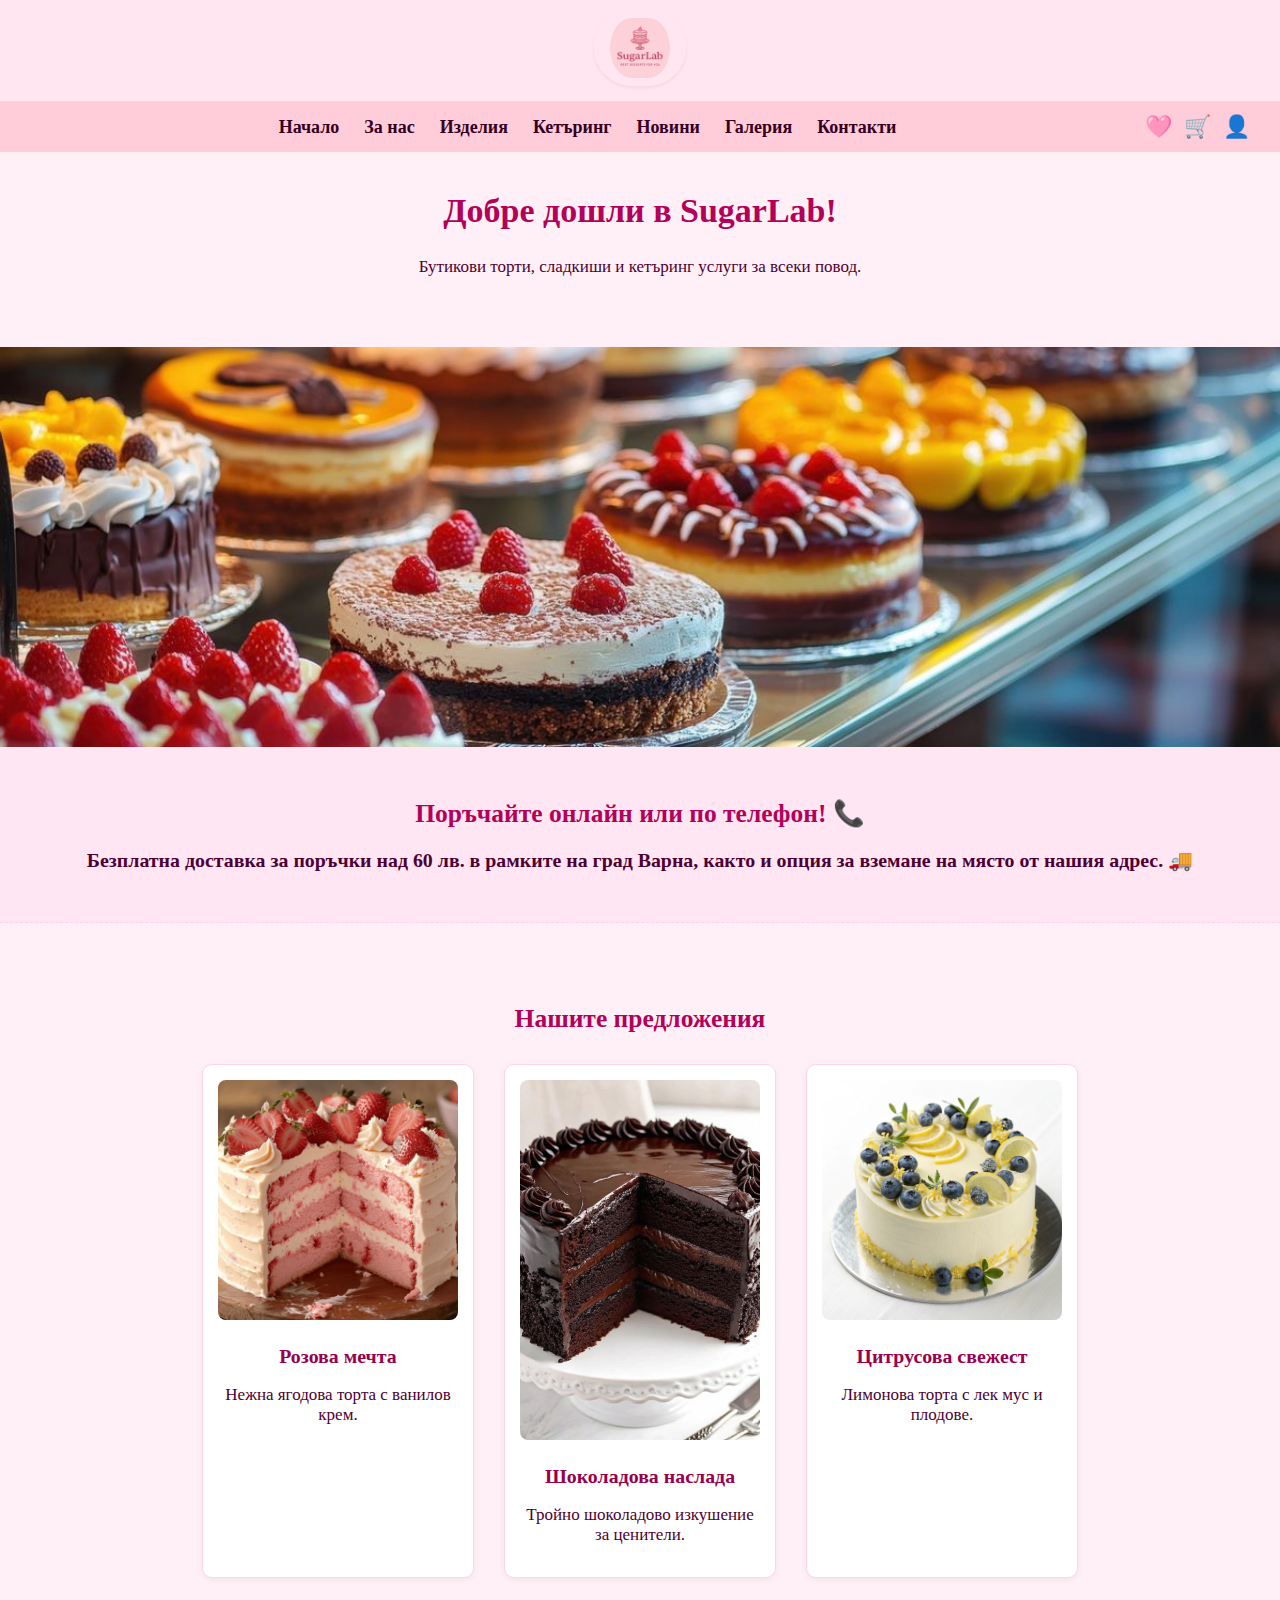
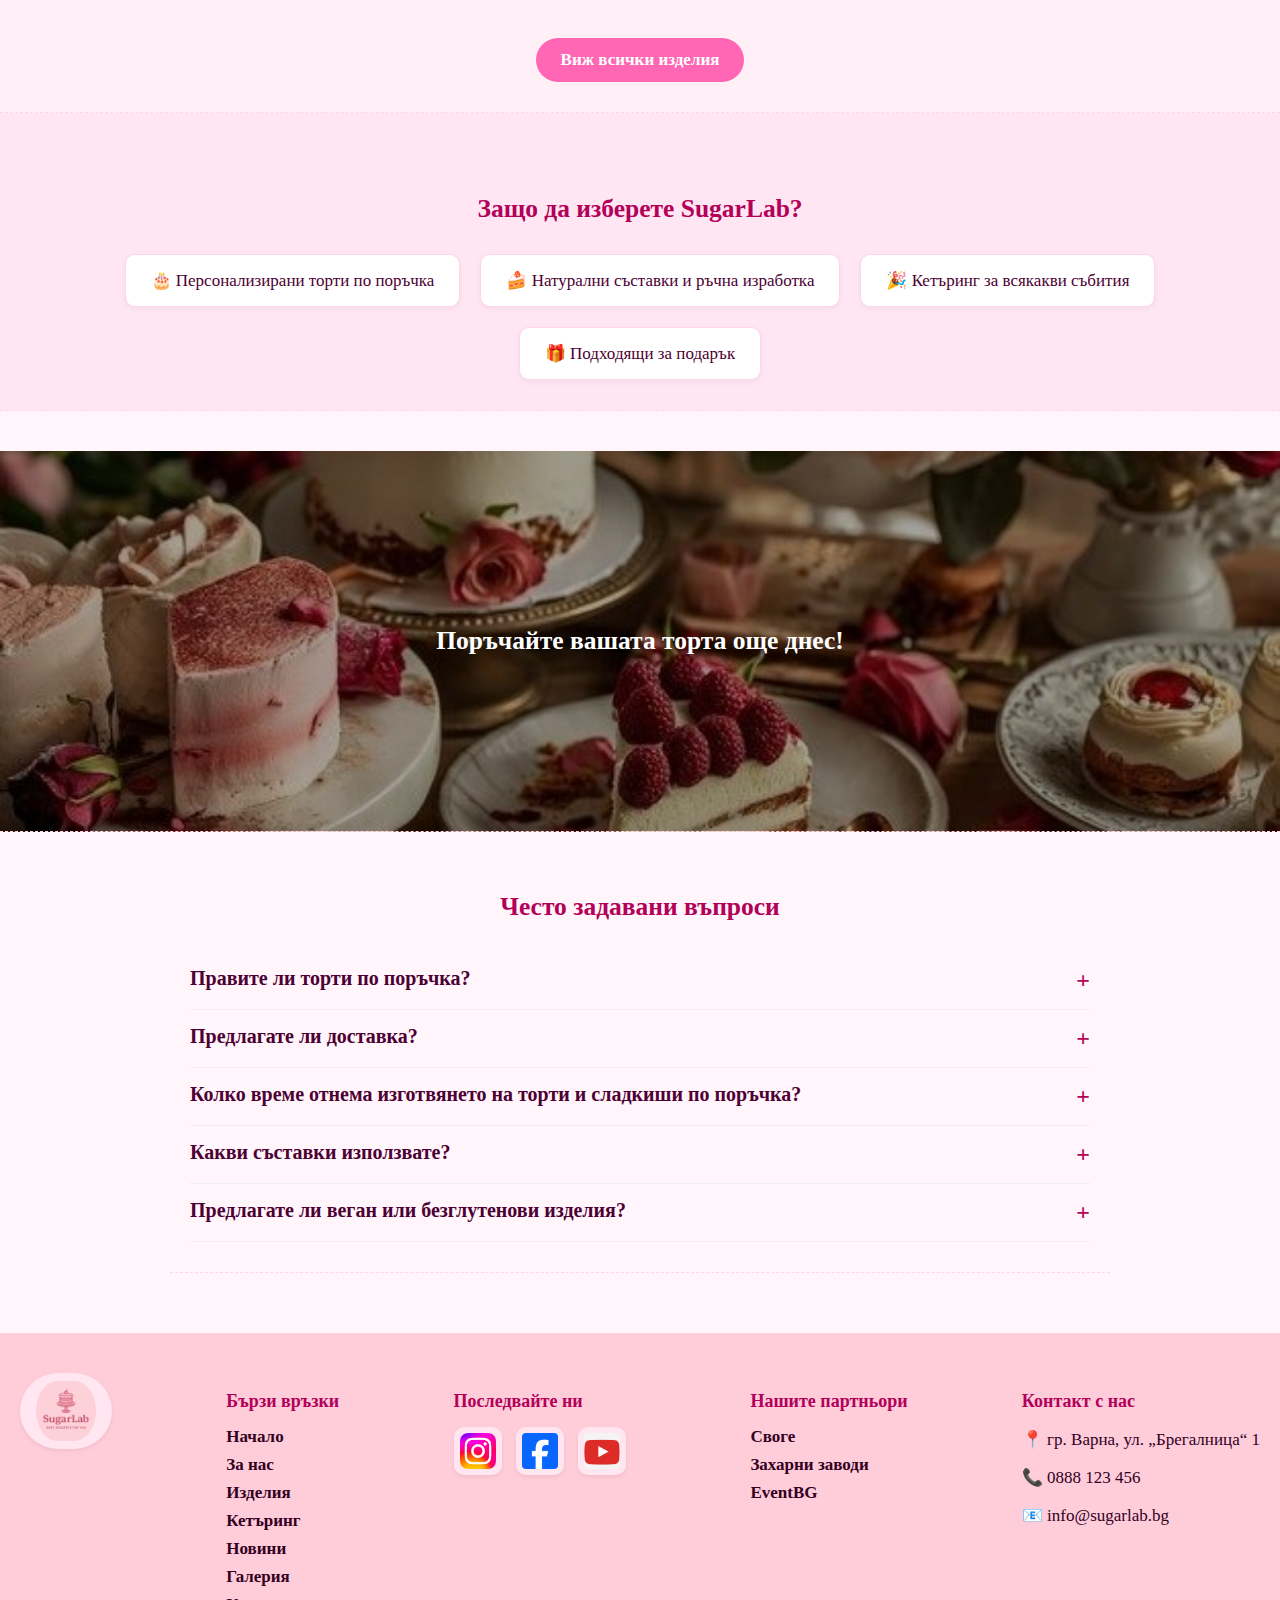
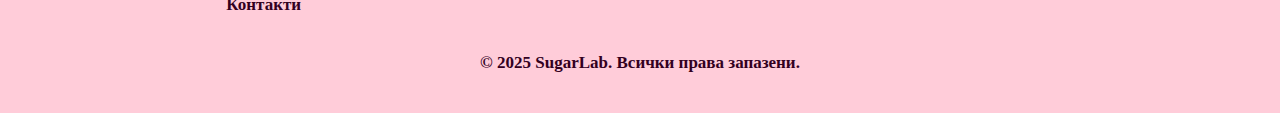
<file: index.html>
<!DOCTYPE html>
<html lang="bg">
<head>
  <meta charset="UTF-8">
  <meta name="viewport" content="width=device-width, initial-scale=1.0">
  <title>SugarLab – Начало</title>
  <meta name="description" content="SugarLab – модерна сладкарница за торти, сладкиши и кетъринг услуги.">
  <meta name="keywords" content="сладкарница, торти, сладкиши, кетъринг, SugarLab">
  <link rel="stylesheet" href="css/styles.css">
</head>

<body>

<header>
  <nav id="navbar"></nav>
  <div id="login-container"></div>
</header>

  <div class="welcome-banner">
    <h1>Добре дошли в SugarLab!</h1>
    <p class="news-intro">Бутикови торти, сладкиши и кетъринг услуги за всеки повод.</p>
  </div>
  <div class="slider-fade">
    <img src="images/slide3.jpg" class="fade-slide active" alt="Слайд 1">
    <img src="images/sweet2.jpg" class="fade-slide" alt="Слайд 2">
    <img src="images/about2.jpg" class="fade-slide" alt="Слайд 3">
  </div>
  <section class="hero">
    <h2>Поръчайте онлайн или по телефон! &#128222;</h2>
    <h3>Безплатна доставка за поръчки над 60 лв. в рамките на град Варна, както и опция за вземане на място от нашия адрес. &#128666;</h3>
  </section>
  <section class="featured-products">
    <h2>Нашите предложения</h2>
    <div class="product-grid">
      <div class="product-card">
        <img src="images/cake4.jpg" alt="Торта Розова мечта">
        <h3>Розова мечта</h3>
        <p>Нежна ягодова торта с ванилов крем.</p>
      </div>
      <div class="product-card">
        <img src="images/cake5.jpg" alt="Шоколадова наслада">
        <h3>Шоколадова наслада</h3>
        <p>Тройно шоколадово изкушение за ценители.</p>
      </div>
      <div class="product-card">
        <img src="images/cake6.jpg" alt="Цитрусова свежест">
        <h3>Цитрусова свежест</h3>
        <p>Лимонова торта с лек мус и плодове.</p>
      </div>
    </div>
    <div class="view-all-container">
      <a href="products.html" class="view-all-btn">Виж всички изделия</a>
    </div>
  </section>
  <section class="why-sugarlab">
    <h2>Защо да изберете SugarLab?</h2>
    <div class="why-items">
      <div class="why-box">&#127874; Персонализирани торти по поръчка</div>
      <div class="why-box">&#127856; Натурални съставки и ръчна изработка</div>
      <div class="why-box">&#127881; Кетъринг за всякакви събития</div>
      <div class="why-box">&#127873; Подходящи за подарък</div>
    </div>
  </section>
  <section class="big-banner">
    <div class="banner-overlay">
      <h2>Поръчайте вашата торта още днес!</h2>
    </div>
  </section>
  <section class="faq-section">
    <h2>Често задавани въпроси</h2>
    <div class="faq-item">
      <button class="faq-question">
      Правите ли торти по поръчка?
        <span class="faq-icon">+</span>
      </button>
      <div class="faq-answer">
        Да, изработваме торти по индивидуален дизайн според вашите желания и повод.
      </div>
    </div>
  <div class="faq-item">
    <button class="faq-question">
      Предлагате ли доставка?
      <span class="faq-icon">+</span>
    </button>
    <div class="faq-answer">
      Да, предлагаме доставка за поръчки над 60 лв. в района на град Варна, като тя е безплатна. За останалите поръчки предлагаме опция за вземане от нашия адрес.
    </div>
  </div>
  <div class="faq-item">
    <button class="faq-question">
      Колко време отнема изготвянето на торти и сладкиши по поръчка?
      <span class="faq-icon">+</span>
    </button>
    <div class="faq-answer">
      Обикновено са нужни между 24 и 48 часа, според сложността и натовареността.
    </div>
  </div>
  <div class="faq-item">
    <button class="faq-question">
      Какви съставки използвате?
      <span class="faq-icon">+</span>
    </button>
    <div class="faq-answer">
      Работим само с пресни и качествени продукти — истинско масло, натурални кремове и сезонни плодове.
    </div>
  </div>
  <div class="faq-item">
    <button class="faq-question">
      Предлагате ли веган или безглутенови изделия?
      <span class="faq-icon">+</span>
    </button>
    <div class="faq-answer">
      Да, предлагаме веган и безглутенови варианти при предварителна заявка.
    </div>
  </div>
</section>

<footer id="footer"></footer>

<script src="js/scripts.js"></script>

</body>
</html>
</file>
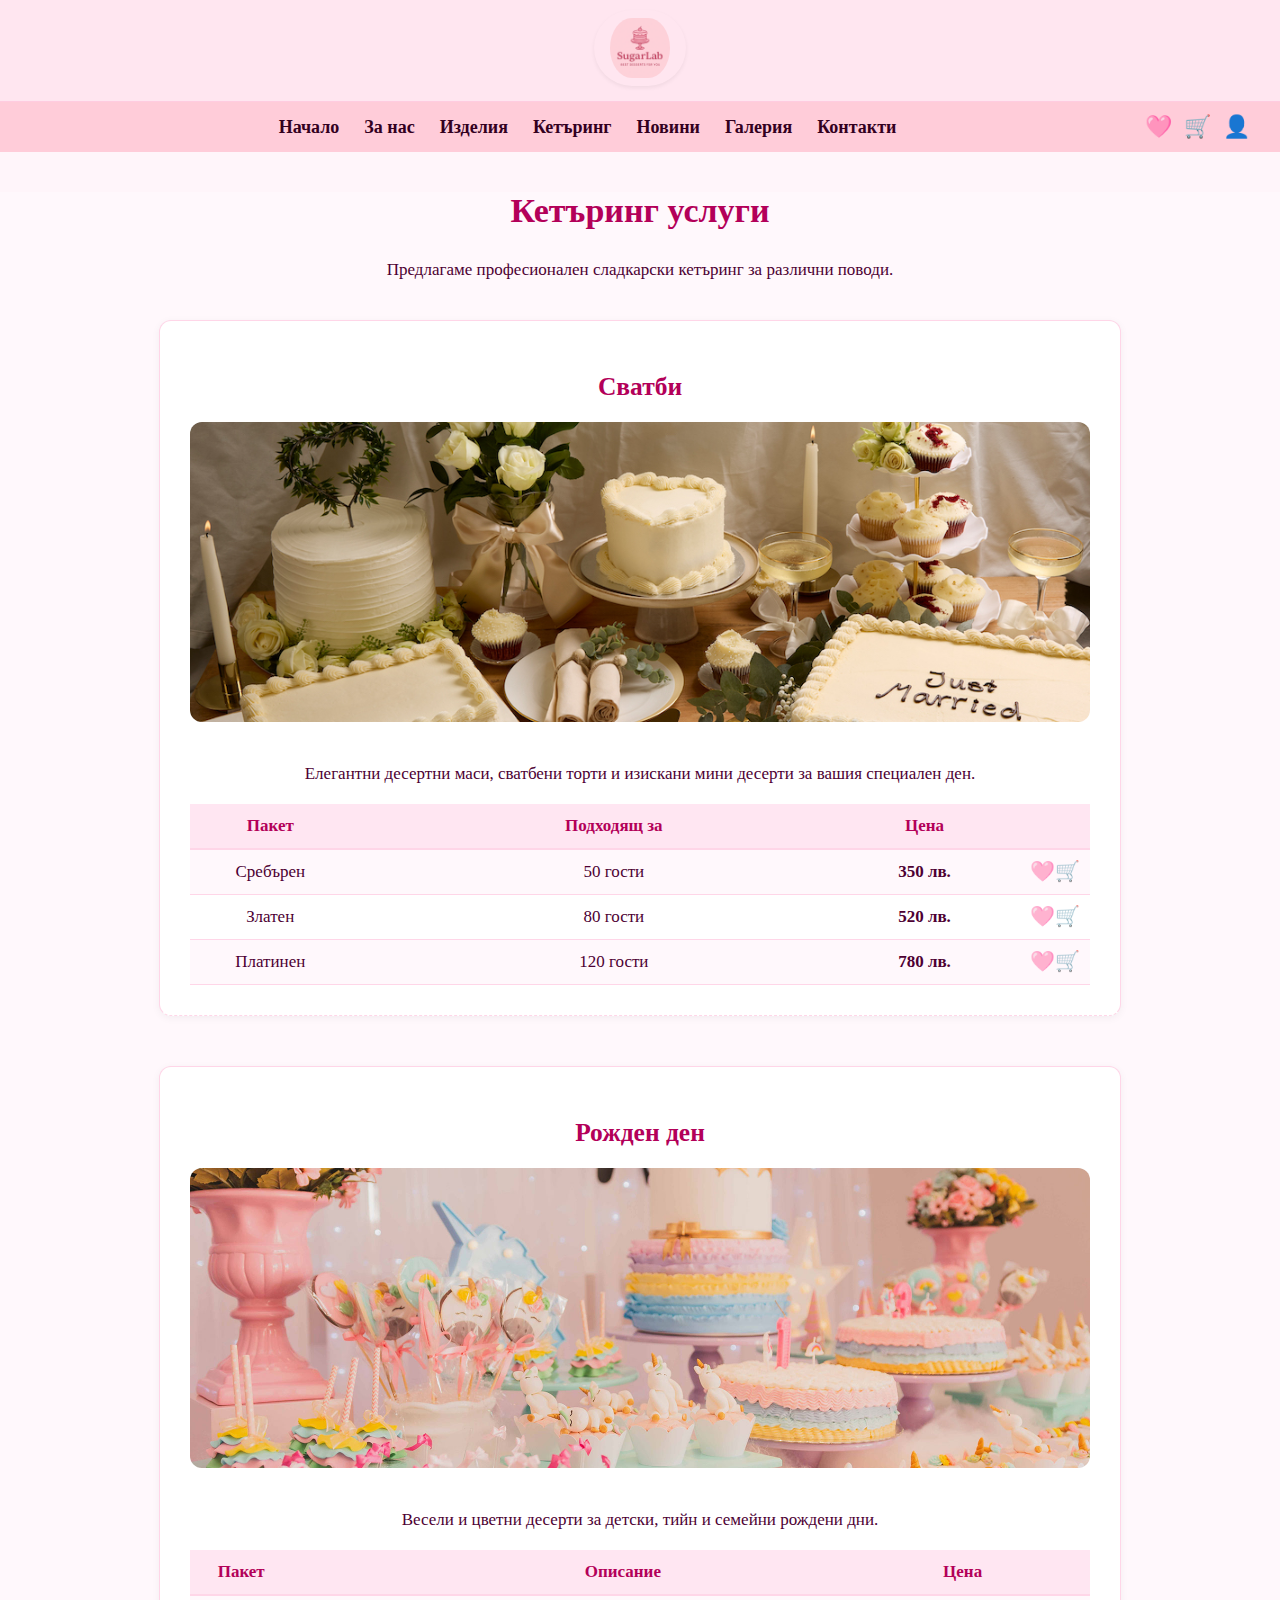
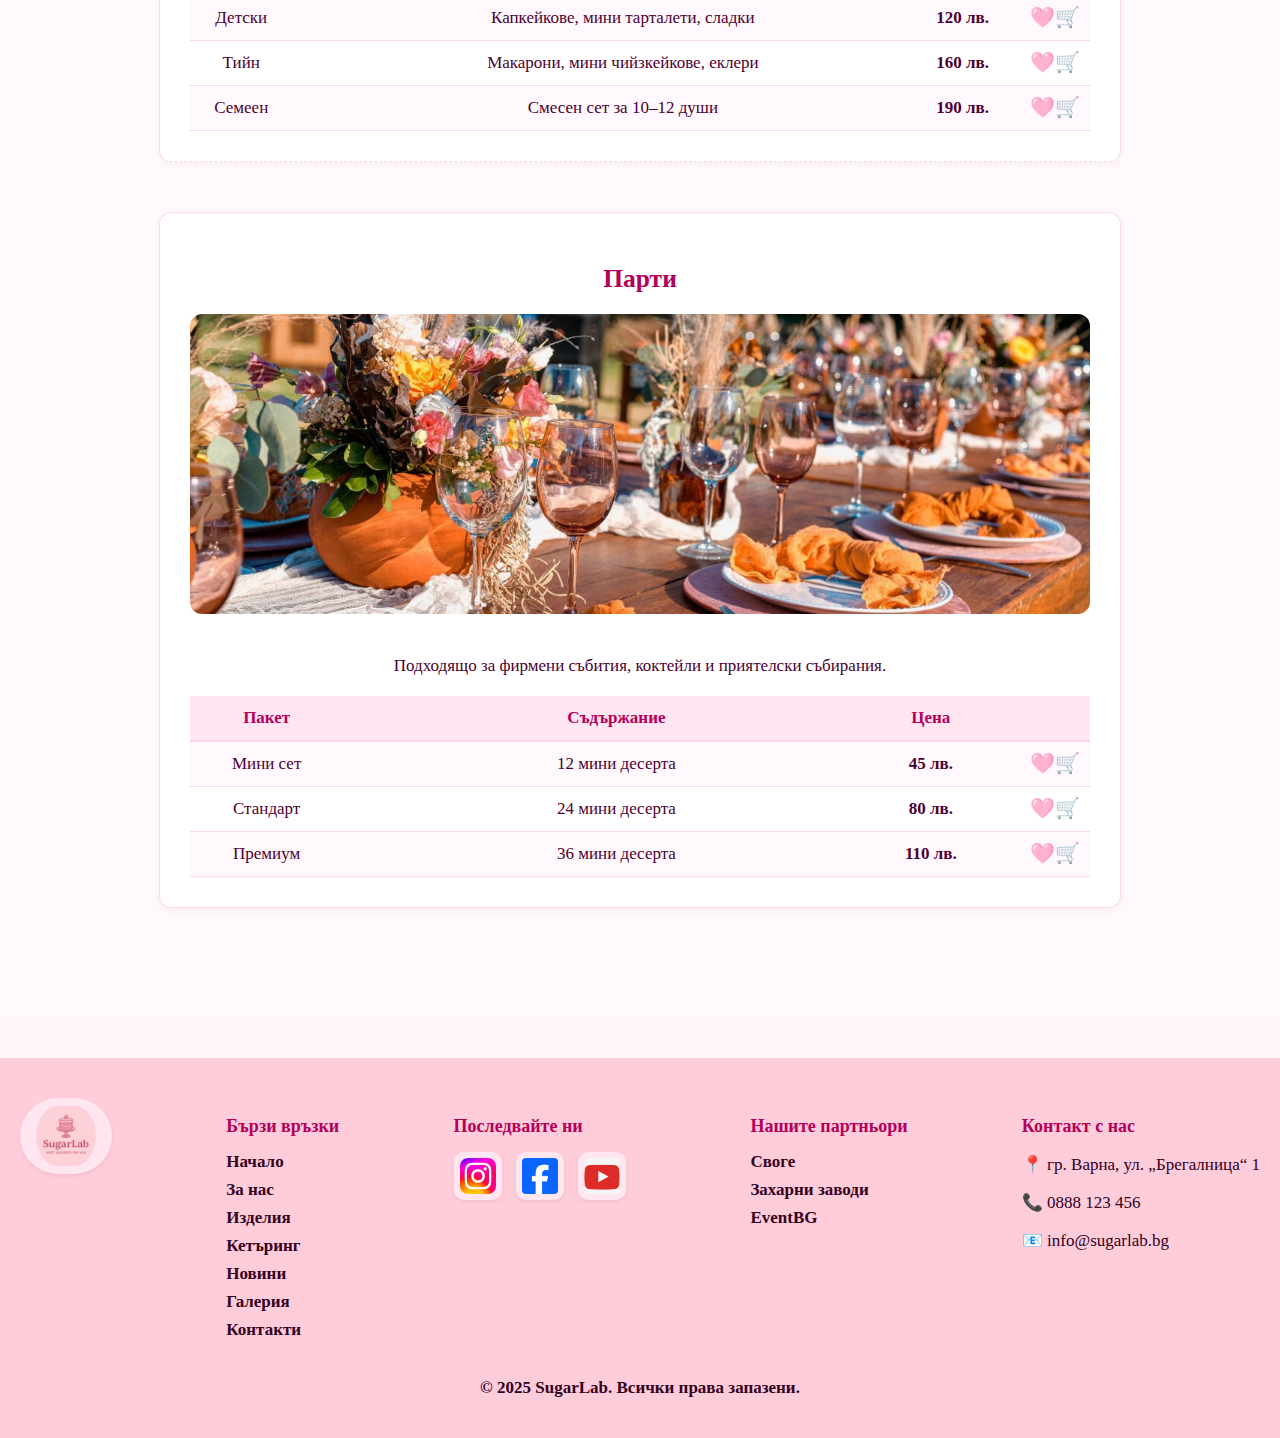
<file: catering.html>
<!DOCTYPE html>
<html lang="bg">
<head>
  <meta charset="UTF-8">
  <meta name="viewport" content="width=device-width, initial-scale=1.0">
  <title>SugarLab – Кетъринг</title>
  <meta name="description" content="Кетъринг услуги от SugarLab – сватби, рождени дни и партита.">
  <meta name="keywords" content="кетъринг, сватби, рожден ден, парти, десерти, SugarLab">
  <link rel="stylesheet" href="css/styles.css">
</head>

<body>

<header>
  <nav id="navbar"></nav>
  <div id="login-container"></div>
</header>

<main class="page-content">
  <h1>Кетъринг услуги</h1>
  <p class="news-intro">Предлагаме професионален сладкарски кетъринг за различни поводи.</p>
  <section class="catering-section">
    <h2>Сватби</h2>
    <img src="images/catering-wedding.jpg" alt="Сватбен кетъринг" class="catering-img">
    <p>Елегантни десертни маси, сватбени торти и изискани мини десерти за вашия специален ден.</p>
    <table class="price-table">
      <tr>
        <th>Пакет</th>
        <th>Подходящ за</th>
        <th>Цена</th>
      </tr>
      <tr>
        <td>Сребърен</td>
        <td>50 гости</td>
        <td class="price-cell">
        <span class="price-value">350 лв.</span>
        <span class="icon cart" title="Добави в количка">&#128722;</span>
        <span class="icon fav" title="Добави в любими">&#129655;</span> 
        </td>
      </tr>
      <tr>
        <td>Златен</td>
        <td>80 гости</td>
        <td class="price-cell">
        <span class="price-value">520 лв.</span>
        <span class="icon cart" title="Добави в количка">&#128722;</span>
        <span class="icon fav" title="Добави в любими">&#129655;</span> 
        </td>
      </tr>
      <tr>
        <td>Платинен</td>
        <td>120 гости</td>
        <td class="price-cell">
        <span class="price-value">780 лв.</span>
        <span class="icon cart" title="Добави в количка">&#128722;</span>
        <span class="icon fav" title="Добави в любими">&#129655;</span>  
        </td>
      </tr>
    </table>
  </section>
  <section class="catering-section">
    <h2>Рожден ден</h2>
    <img src="images/catering-birthday.jpg" alt="Кетъринг за рожден ден" class="catering-img">
    <p>Весели и цветни десерти за детски, тийн и семейни рождени дни.</p>
    <table class="price-table">
      <tr>
        <th>Пакет</th>
        <th>Описание</th>
        <th>Цена</th>
      </tr>
      <tr>
        <td>Детски</td>
        <td>Капкейкове, мини тарталети, сладки</td>
        <td class="price-cell">
        <span class="price-value">120 лв.</span>
        <span class="icon cart" title="Добави в количка">&#128722;</span>
        <span class="icon fav" title="Добави в любими">&#129655;</span> 
        </td>
      </tr>
      <tr>
        <td>Тийн</td>
        <td>Макарони, мини чийзкейкове, еклери</td>
        <td class="price-cell">
        <span class="price-value">160 лв.</span>
        <span class="icon cart" title="Добави в количка">&#128722;</span>
        <span class="icon fav" title="Добави в любими">&#129655;</span>  
        </td>
      </tr>
      <tr>
        <td>Семеен</td>
        <td>Смесен сет за 10–12 души</td>
        <td class="price-cell">
        <span class="price-value">190 лв.</span>
        <span class="icon cart" title="Добави в количка">&#128722;</span>
        <span class="icon fav" title="Добави в любими">&#129655;</span>  
        </td>
      </tr>
    </table>
  </section>
  <section class="catering-section">
    <h2>Парти</h2>
    <img src="images/catering-party.jpg" alt="Парти кетъринг" class="catering-img">
    <p>Подходящо за фирмени събития, коктейли и приятелски събирания.</p>
    <table class="price-table">
      <tr>
        <th>Пакет</th>
        <th>Съдържание</th>
        <th>Цена</th>
      </tr>
      <tr>
        <td>Мини сет</td>
        <td>12 мини десерта</td>
        <td class="price-cell">
        <span class="price-value">45 лв.</span>
        <span class="icon cart" title="Добави в количка">&#128722;</span>
        <span class="icon fav" title="Добави в любими">&#129655;</span>  
        </td>
      </tr>
      <tr>
        <td>Стандарт</td>
        <td>24 мини десерта</td>
        <td class="price-cell">
        <span class="price-value">80 лв.</span>
        <span class="icon cart" title="Добави в количка">&#128722;</span>
        <span class="icon fav" title="Добави в любими">&#129655;</span> 
        </td>
      </tr>
      <tr>
        <td>Премиум</td>
        <td>36 мини десерта</td>
        <td class="price-cell">
        <span class="price-value">110 лв.</span>
        <span class="icon cart" title="Добави в количка">&#128722;</span>
        <span class="icon fav" title="Добави в любими">&#129655;</span> 
        </td>
      </tr>
    </table>
  </section>

</main>

<footer id="footer"></footer>

<script src="js/scripts.js"></script>
</body>
</html>
</file>
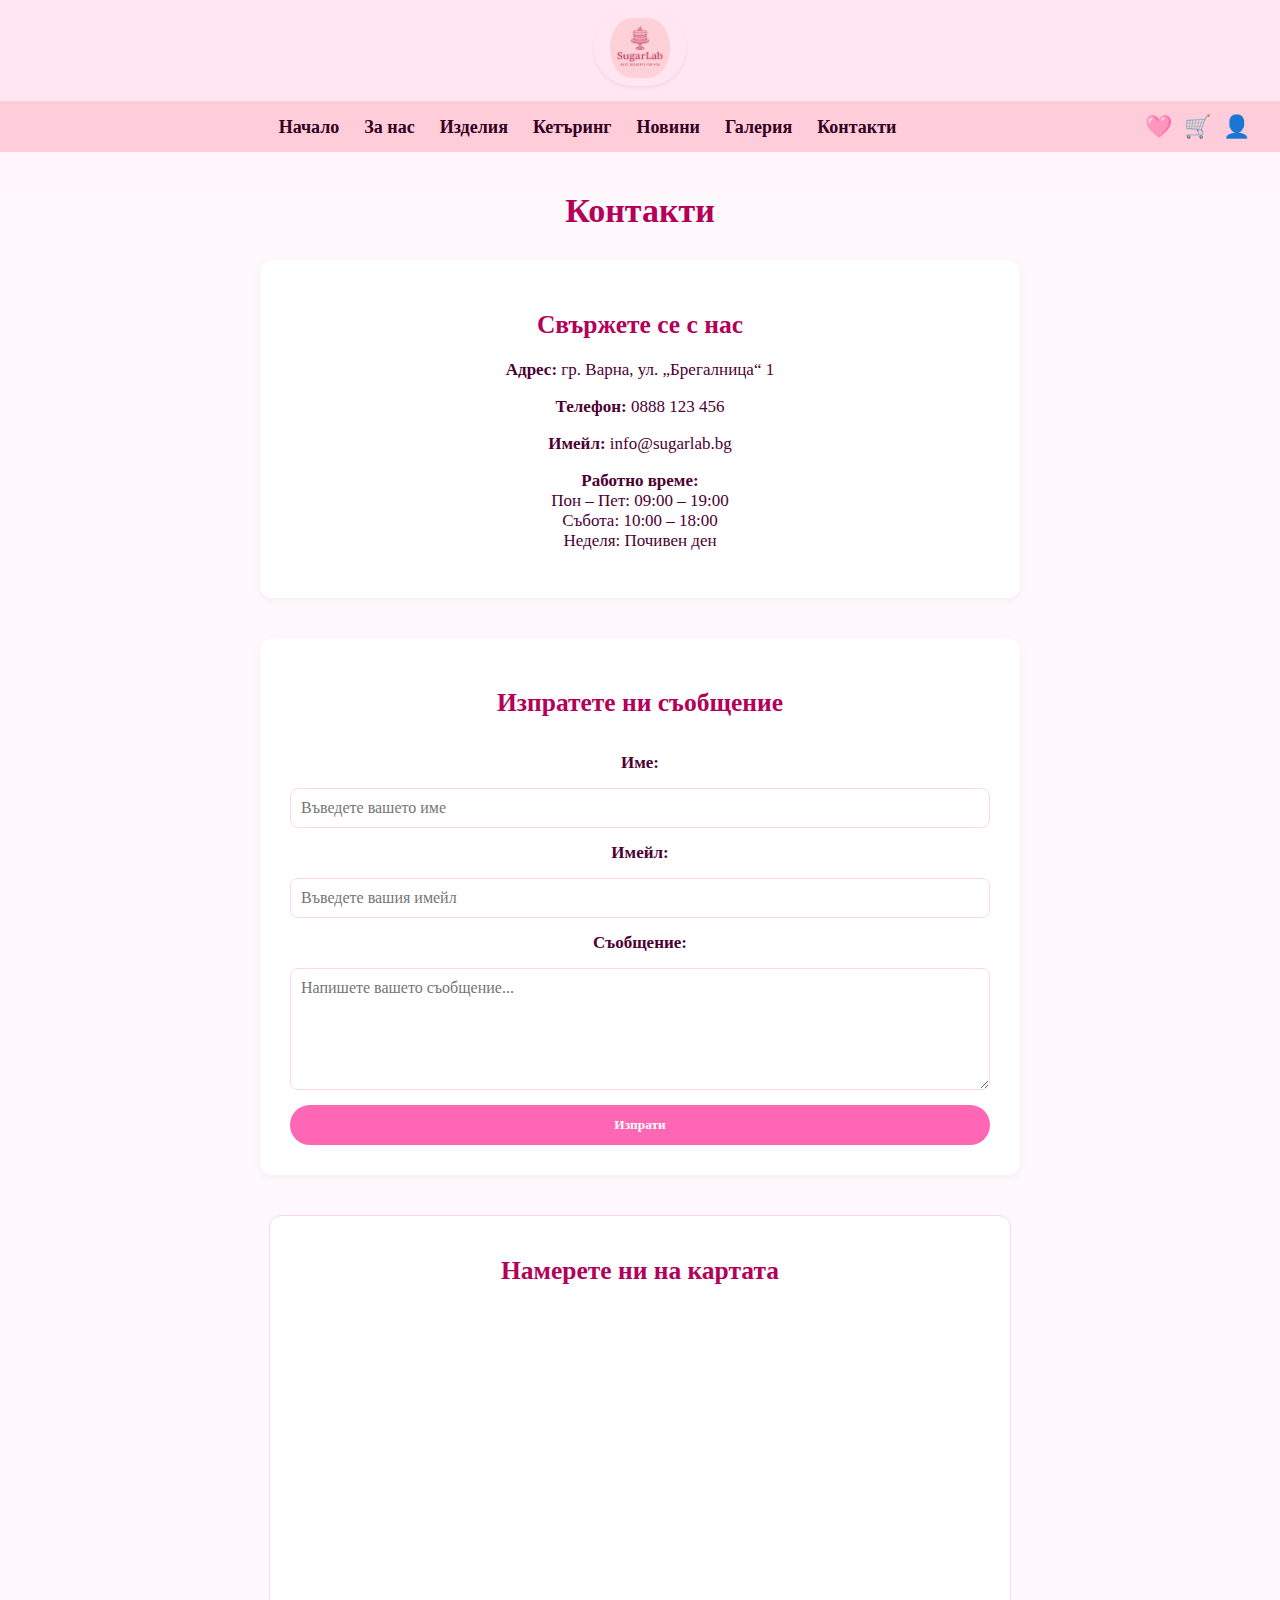
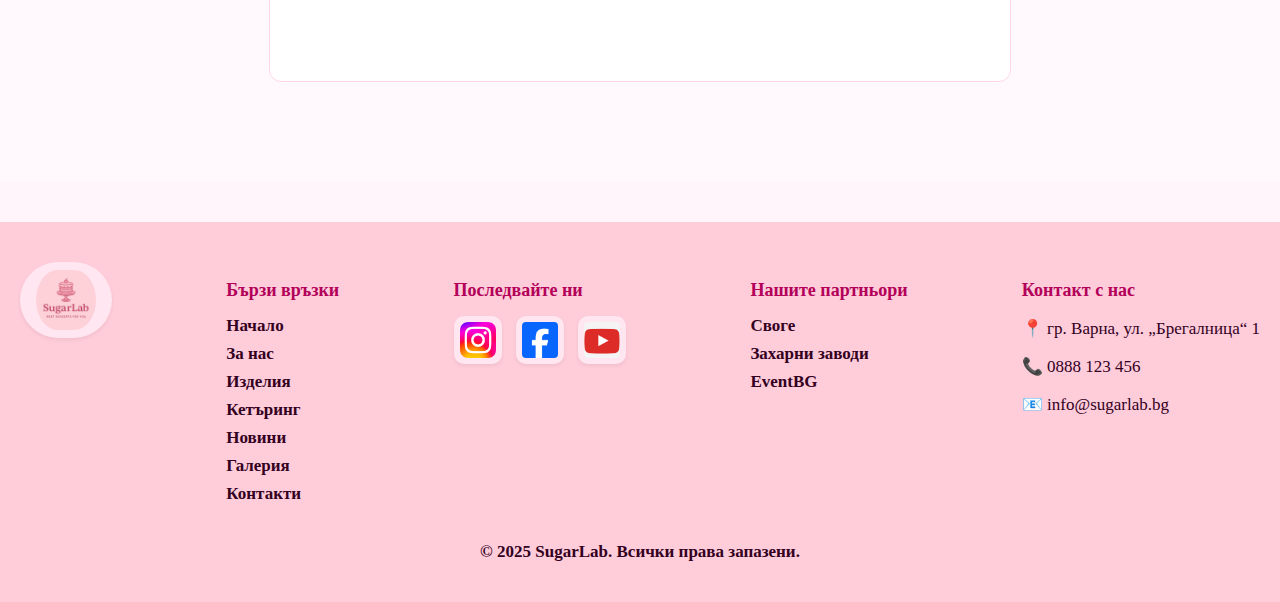
<file: contacts.html>
<!DOCTYPE html>
<html lang="bg">
<head>
  <meta charset="UTF-8">
  <meta name="viewport" content="width=device-width, initial-scale=1.0">
  <title>SugarLab – Контакти</title>
  <meta name="description" content="Свържете се със SugarLab – адрес, телефон, имейл и форма за контакт.">
  <meta name="keywords" content="контакти, адрес, телефон, имейл, SugarLab">
  <link rel="stylesheet" href="css/styles.css">
</head>

<body>

<header>
  <nav id="navbar"></nav>
  <div id="login-container"></div>
</header>

<main class="page-content">
  <h1>Контакти</h1>
  <div class="contact-info">
    <h2 class="contact-section-title">Свържете се с нас</h2>
    <p><strong>Адрес:</strong> гр. Варна, ул. „Брегалница“ 1</p>
    <p><strong>Телефон:</strong> 0888 123 456</p>
    <p><strong>Имейл:</strong> info@sugarlab.bg</p>
    <p><strong>Работно време:</strong><br>
       Пон – Пет: 09:00 – 19:00<br>
       Събота: 10:00 – 18:00<br>
       Неделя: Почивен ден
    </p>
  </div>
  <div class="contact-form-wrapper">
    <form class="contact-form">
      <h2 class="contact-form-title">Изпратете ни съобщение</h2>
      <label>Име:</label>
      <input type="text" placeholder="Въведете вашето име" required>
      <label>Имейл:</label>
      <input type="email" placeholder="Въведете вашия имейл" required>
      <label>Съобщение:</label>
      <textarea placeholder="Напишете вашето съобщение..." required></textarea>
      <button type="submit" class="btn">Изпрати</button>
    </form>
  </div>
  <section class="map-section">
    <div class="map-box">
      <h2 class="map-title">Намерете ни на картата</h2>
      <iframe src="https://www.google.com/maps/embed?pb=!1m18!1m12!1m3!1d2907.57860716856!2d27.912485975978218!3d43.21832707112616!2m3!1f0!2f0!3f0!3m2!1i1024!2i768!4f13.1!3m3!1m2!1s0x40a4546e62b0dc49%3A0xad08f6457d9b3340!2sVarna%20CenterPrimorski%2C%20ul.%20%22Bregalnitsa%22%201%2C%209002%20Varna!5e0!3m2!1str!2sbg!4v1767054947032!5m2!1str!2sbg" width="100%" height="350" style="border:0;" allowfullscreen="" loading="lazy" referrerpolicy="no-referrer-when-downgrade"></iframe>
    </div>
  </section>

</main>

<footer id="footer"></footer>

<script src="js/scripts.js"></script>

</body>
</html>
</file>
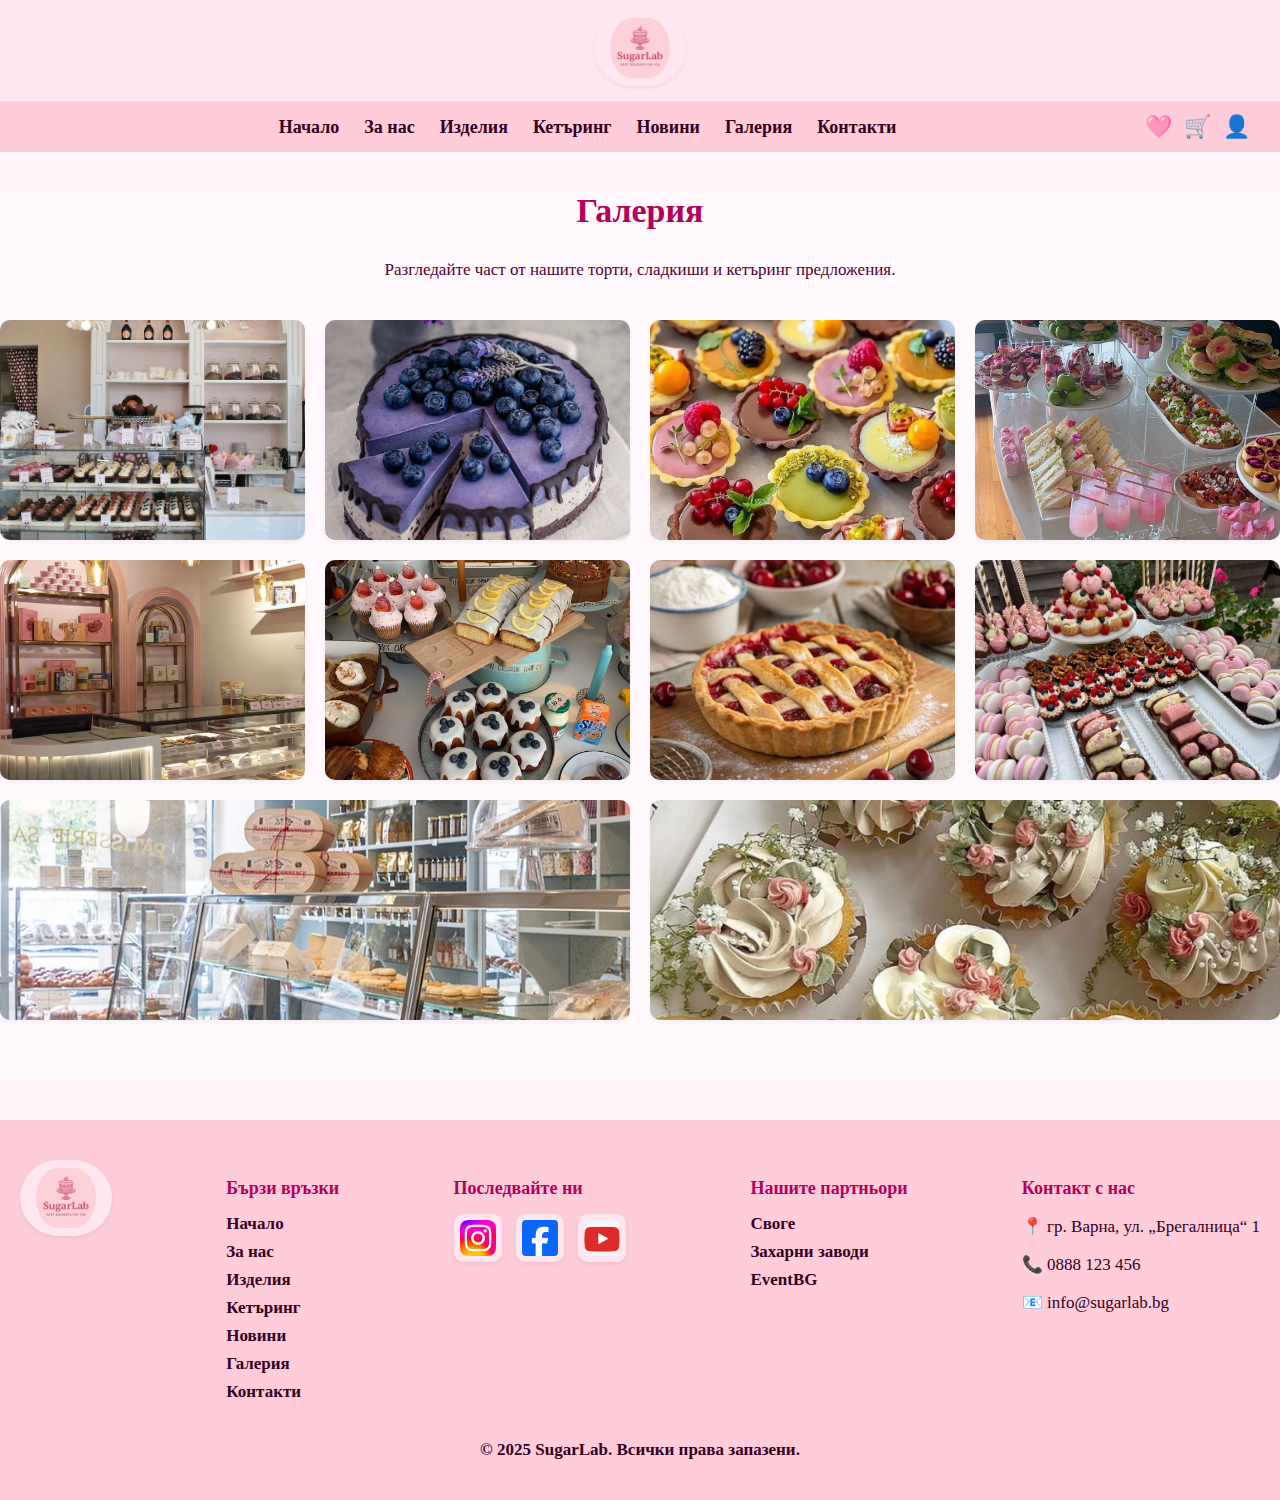
<file: gallery.html>
<!DOCTYPE html>
<html lang="bg">
<head>
  <meta charset="UTF-8">
  <meta name="viewport" content="width=device-width, initial-scale=1.0">
  <title>SugarLab – Галерия</title>
  <meta name="description" content="Галерия с торти, сладкиши и кетъринг предложения от SugarLab.">
  <meta name="keywords" content="галерия, торти, сладкиши, десерти, SugarLab">
  <link rel="stylesheet" href="css/styles.css">
</head>

<body>

<header>
  <nav id="navbar"></nav>
  <div id="login-container"></div>
</header>

<main class="page-content">
  <h1>Галерия</h1>
  <p class="news-intro">Разгледайте част от нашите торти, сладкиши и кетъринг предложения.</p>
  <div class="gallery-grid">
    <img src="images/gallery1.jpg" alt="Витрина със сладкиши">
    <img src="images/gallery2.jpg" alt="Торта с боровинка">
    <img src="images/gallery3.jpg" alt="Мини десерти">
    <img src="images/gallery4.jpg" alt="Кетъринг">
    <img src="images/gallery5.jpg" alt="Витрина">
    <img src="images/gallery6.jpg" alt="Сладкиши">
    <img src="images/gallery7.jpg" alt="Черешов пай">
    <img src="images/gallery8.jpg" alt="Кетъринг маса">
    <img src="images/gallery9.jpg" alt="Сладкарница">
    <img src="images/gallery10.jpg" alt="Сладкиши мини">
  </div>
</main>

<footer id="footer"></footer>

<script src="js/scripts.js"></script>

</body>
</html>
</file>
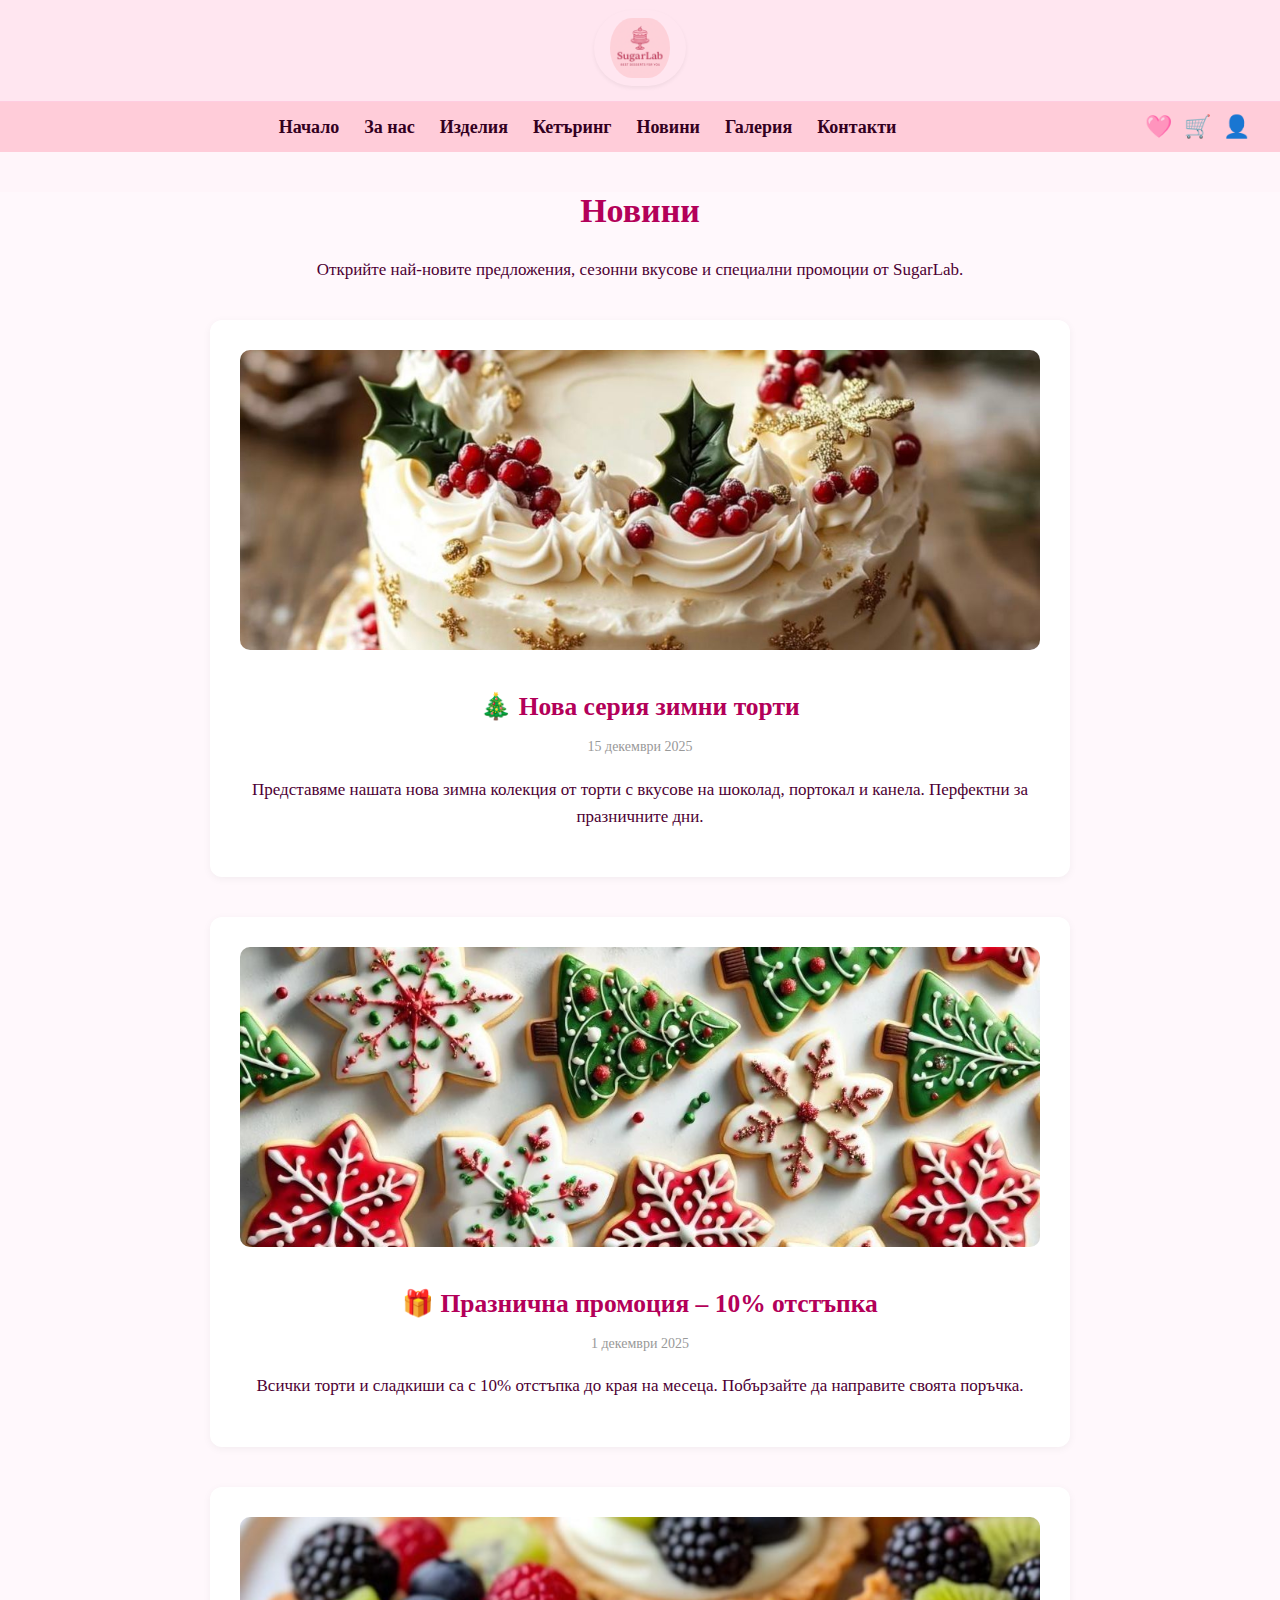
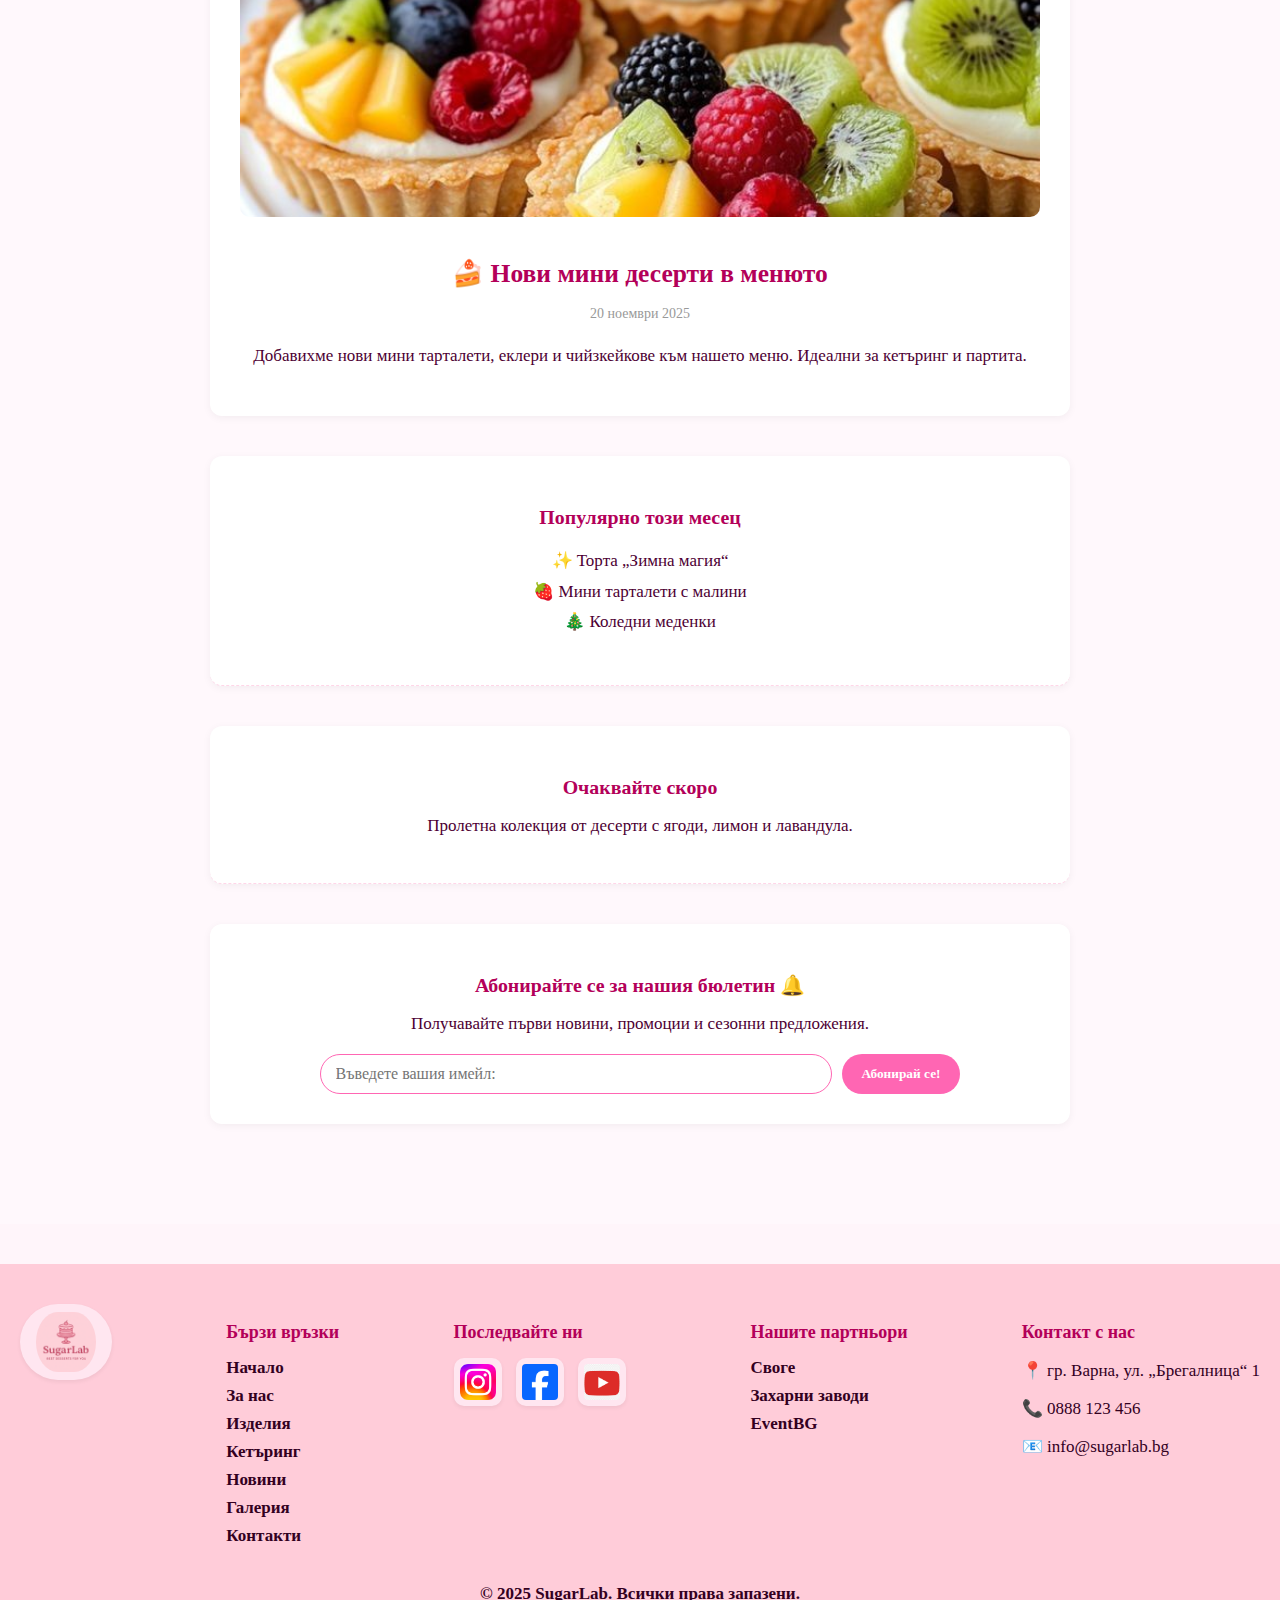
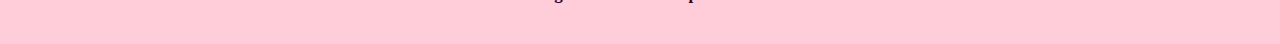
<file: news.html>
<!DOCTYPE html>
<html lang="bg">
<head>
  <meta charset="UTF-8">
  <meta name="viewport" content="width=device-width, initial-scale=1.0">
  <title>SugarLab – Новини</title>
  <meta name="description" content="Последни новини от SugarLab – нови вкусове, промоции и сезонни предложения.">
  <meta name="keywords" content="новини, промоции, десерти, SugarLab">
  <link rel="stylesheet" href="css/styles.css">
</head>

<body>

<header>
  <nav id="navbar"></nav>
  <div id="login-container"></div>
</header>

<main class="page-content">
  <h1>Новини</h1>
  <p class="news-intro"> 
    Открийте най-новите предложения, сезонни вкусове и специални промоции от SugarLab.
  </p>
  <div class="news-item">
    <img src="images/news1.jpg" alt="Нова торта" class="news-img">
    <div>
      <h2>&#127876; Нова серия зимни торти</h2>
      <p class="date">15 декември 2025</p>
      <p>Представяме нашата нова зимна колекция от торти с вкусове на шоколад, портокал и канела. Перфектни за празничните дни.</p>
    </div>
  </div>
  <div class="news-item">
    <img src="images/news2.jpg" alt="Промоция" class="news-img">
    <div>
      <h2>&#127873; Празнична промоция – 10% отстъпка</h2>
      <p class="date">1 декември 2025</p>
      <p>Всички торти и сладкиши са с 10% отстъпка до края на месеца. Побързайте да направите своята поръчка.</p>
    </div>
  </div>
  <div class="news-item">
    <img src="images/sweet5.jpg" alt="Нови сладкиши" class="news-img">
    <div>
      <h2>&#127856; Нови мини десерти в менюто</h2>
      <p class="date">20 ноември 2025</p>
      <p>Добавихме нови мини тарталети, еклери и чийзкейкове към нашето меню. Идеални за кетъринг и партита.</p>
    </div>
  </div>
  <section class="popular-section"> 
    <h3>Популярно този месец</h3> 
    <ul> 
      <li>&#10024; Торта „Зимна магия“</li> 
      <li>&#127827; Мини тарталети с малини</li> 
      <li>&#127876; Коледни меденки</li> 
    </ul> 
  </section>
  <section class="coming-soon-section"> 
    <h3>Очаквайте скоро</h3> 
    <p>Пролетна колекция от десерти с ягоди, лимон и лавандула.</p> 
  </section>
  <section class="newsletter-section"> 
    <h3>Абонирайте се за нашия бюлетин &#128276;</h3> 
    <p>Получавайте първи новини, промоции и сезонни предложения.</p> 
    <form id="newsletter-form" class="newsletter-form"> 
      <input type="email" placeholder="Въведете вашия имейл:" required> 
      <button type="submit">Абонирай се!</button> 
    </form> 
  </section>
</main>

<footer id="footer"></footer>

<script src="js/scripts.js"></script>

</body>
</html>
</file>
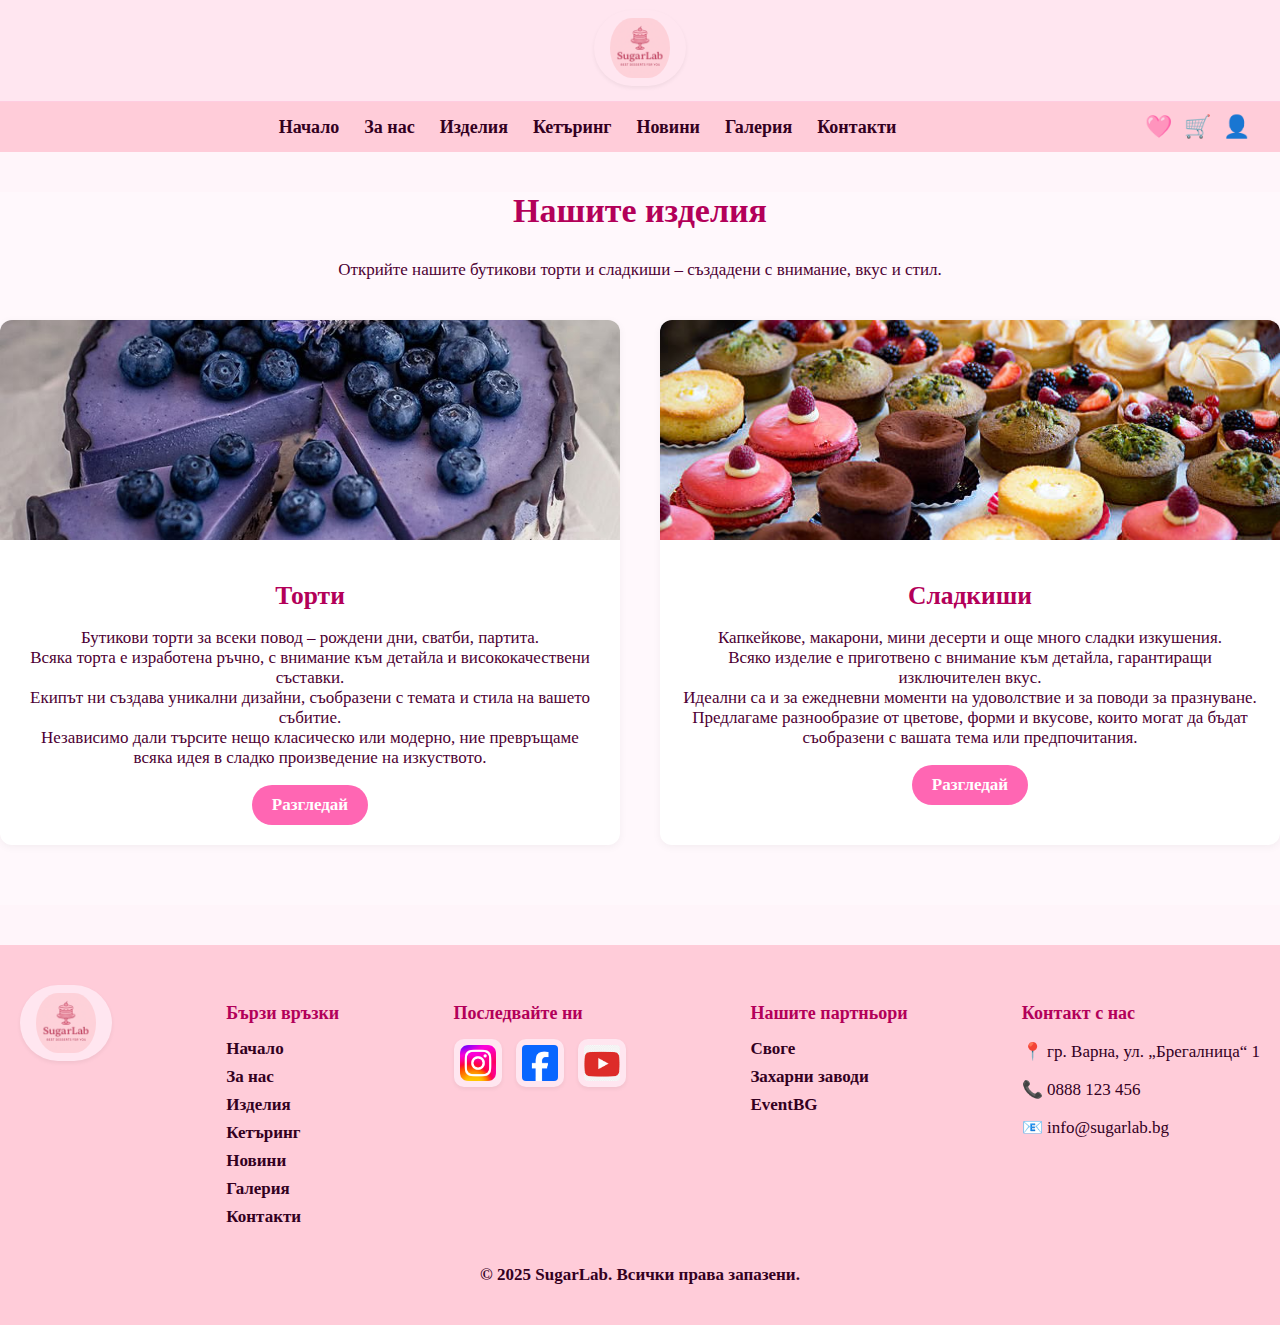
<file: products.html>
<!DOCTYPE html>
<html lang="bg">
<head>
  <meta charset="UTF-8">
  <meta name="viewport" content="width=device-width, initial-scale=1.0">
  <title>SugarLab – Изделия</title>
  <meta name="description" content="Разгледайте изделията на SugarLab – торти и сладкиши, изработени с внимание към детайла.">
  <meta name="keywords" content="торти, сладкиши, изделия, SugarLab">
  <link rel="stylesheet" href="css/styles.css">
</head>

<body>

<header>
  <nav id="navbar"></nav>
  <div id="login-container"></div>
</header>

<main class="page-content">
  <h1>Нашите изделия</h1>
  <p class="news-intro">Открийте нашите бутикови торти и сладкиши – създадени с внимание, вкус и стил.</p>
  <div class="product-categories">
    <div class="category-box">
      <img src="images/gallery2.jpg" alt="Торти" class="category-img">
      <div class="category-text">
        <h2>Торти</h2>
        <p>Бутикови торти за всеки повод – рождени дни, сватби, партита.<br>
        Всяка торта е изработена ръчно, с внимание към детайла и висококачествени съставки.<br>
        Екипът ни създава уникални дизайни, съобразени с темата и стила на вашето събитие.<br>
        Независимо дали търсите нещо класическо или модерно, ние превръщаме всяка идея в сладко произведение на изкуството.</p>
        <a class="category-btn" href="torti.html">Разгледай</a>
      </div>
    </div>
    <div class="category-box">
      <img src="images/sweets-category.jpg" alt="Сладкиши" class="category-img">
      <div class="category-text">
        <h2>Сладкиши</h2>
        <p>Капкейкове, макарони, мини десерти и още много сладки изкушения.<br>
        Всяко изделие е приготвено с внимание към детайла, гарантиращи изключителен вкус.<br>Идеални са и за ежедневни моменти на удоволствие и за поводи за празнуване.<br>Предлагаме разнообразие от цветове, форми и вкусове, които могат да бъдат съобразени с вашата тема или предпочитания.</p>
        <a class="category-btn" href="sladkishi.html">Разгледай</a>
      </div>
    </div>
  </div>
</main>

<footer id="footer"></footer>

<script src="js/scripts.js"></script>

</body>
</html>
</file>
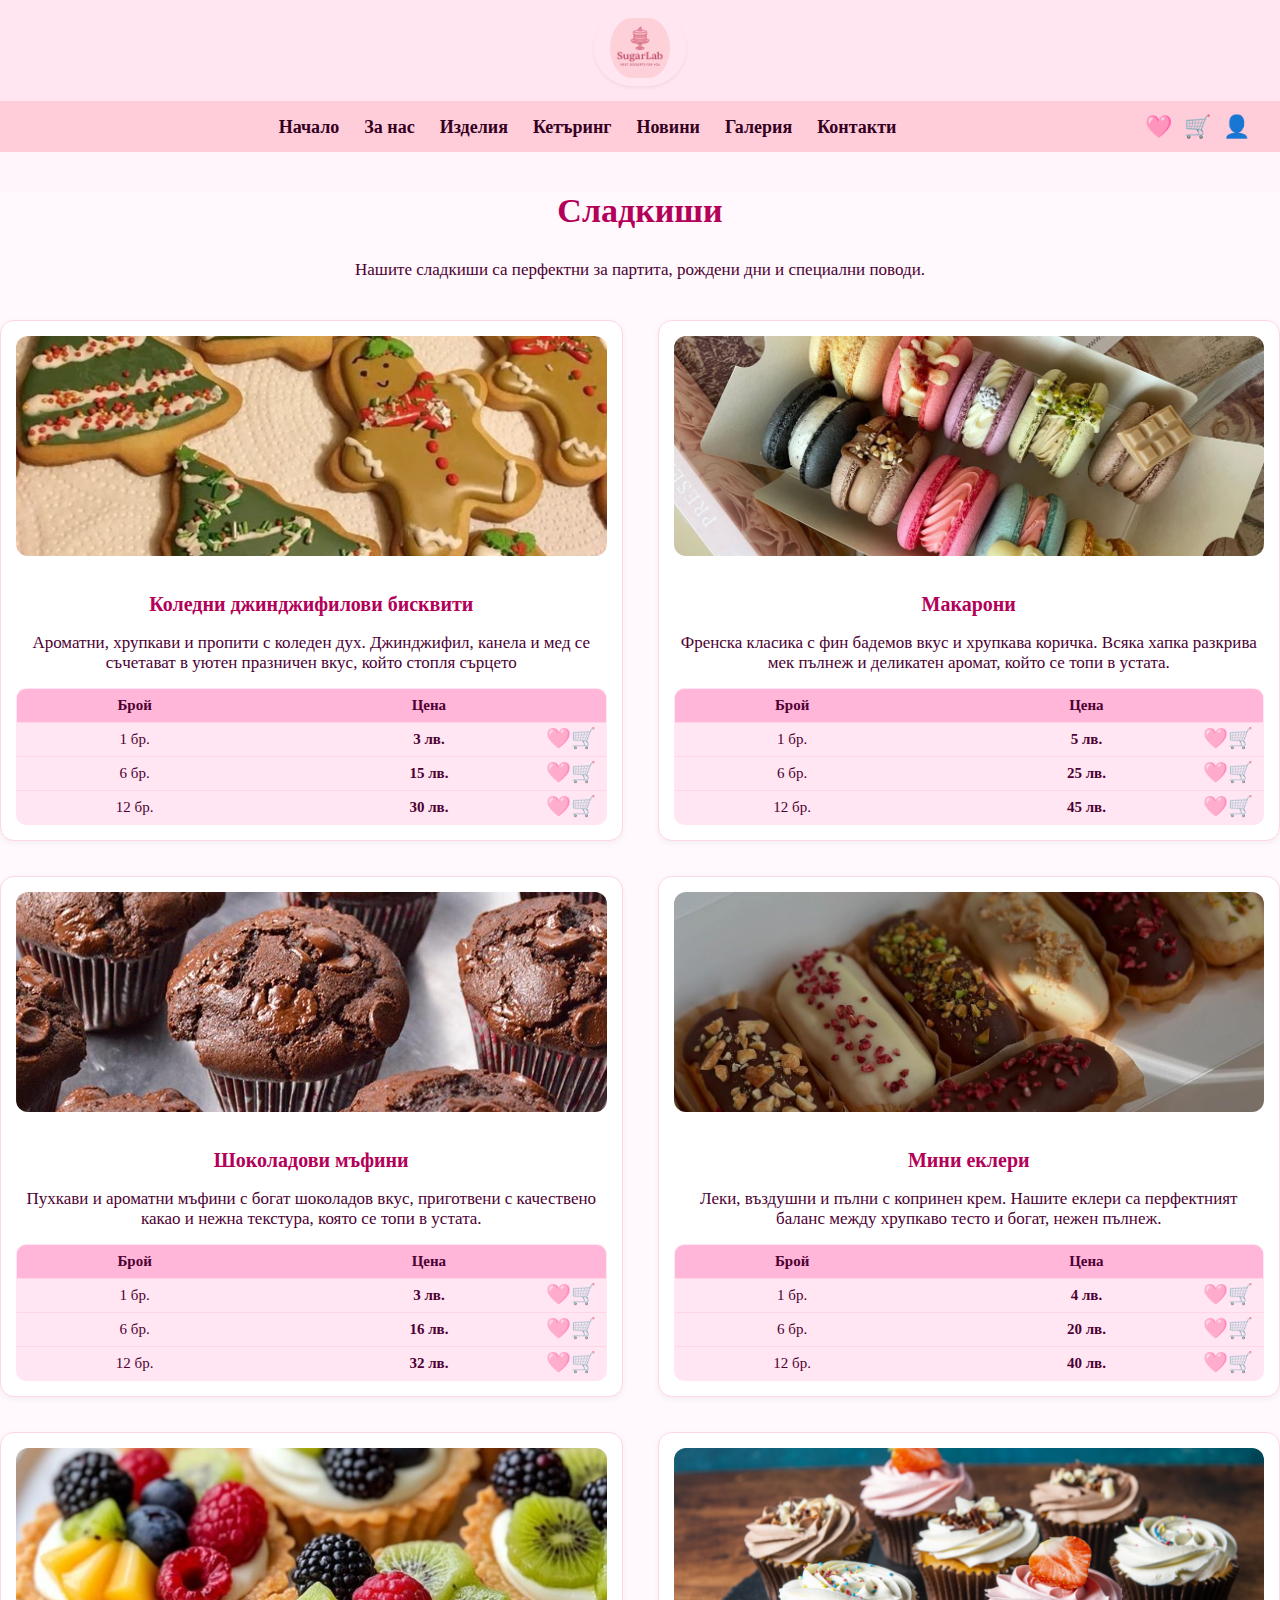
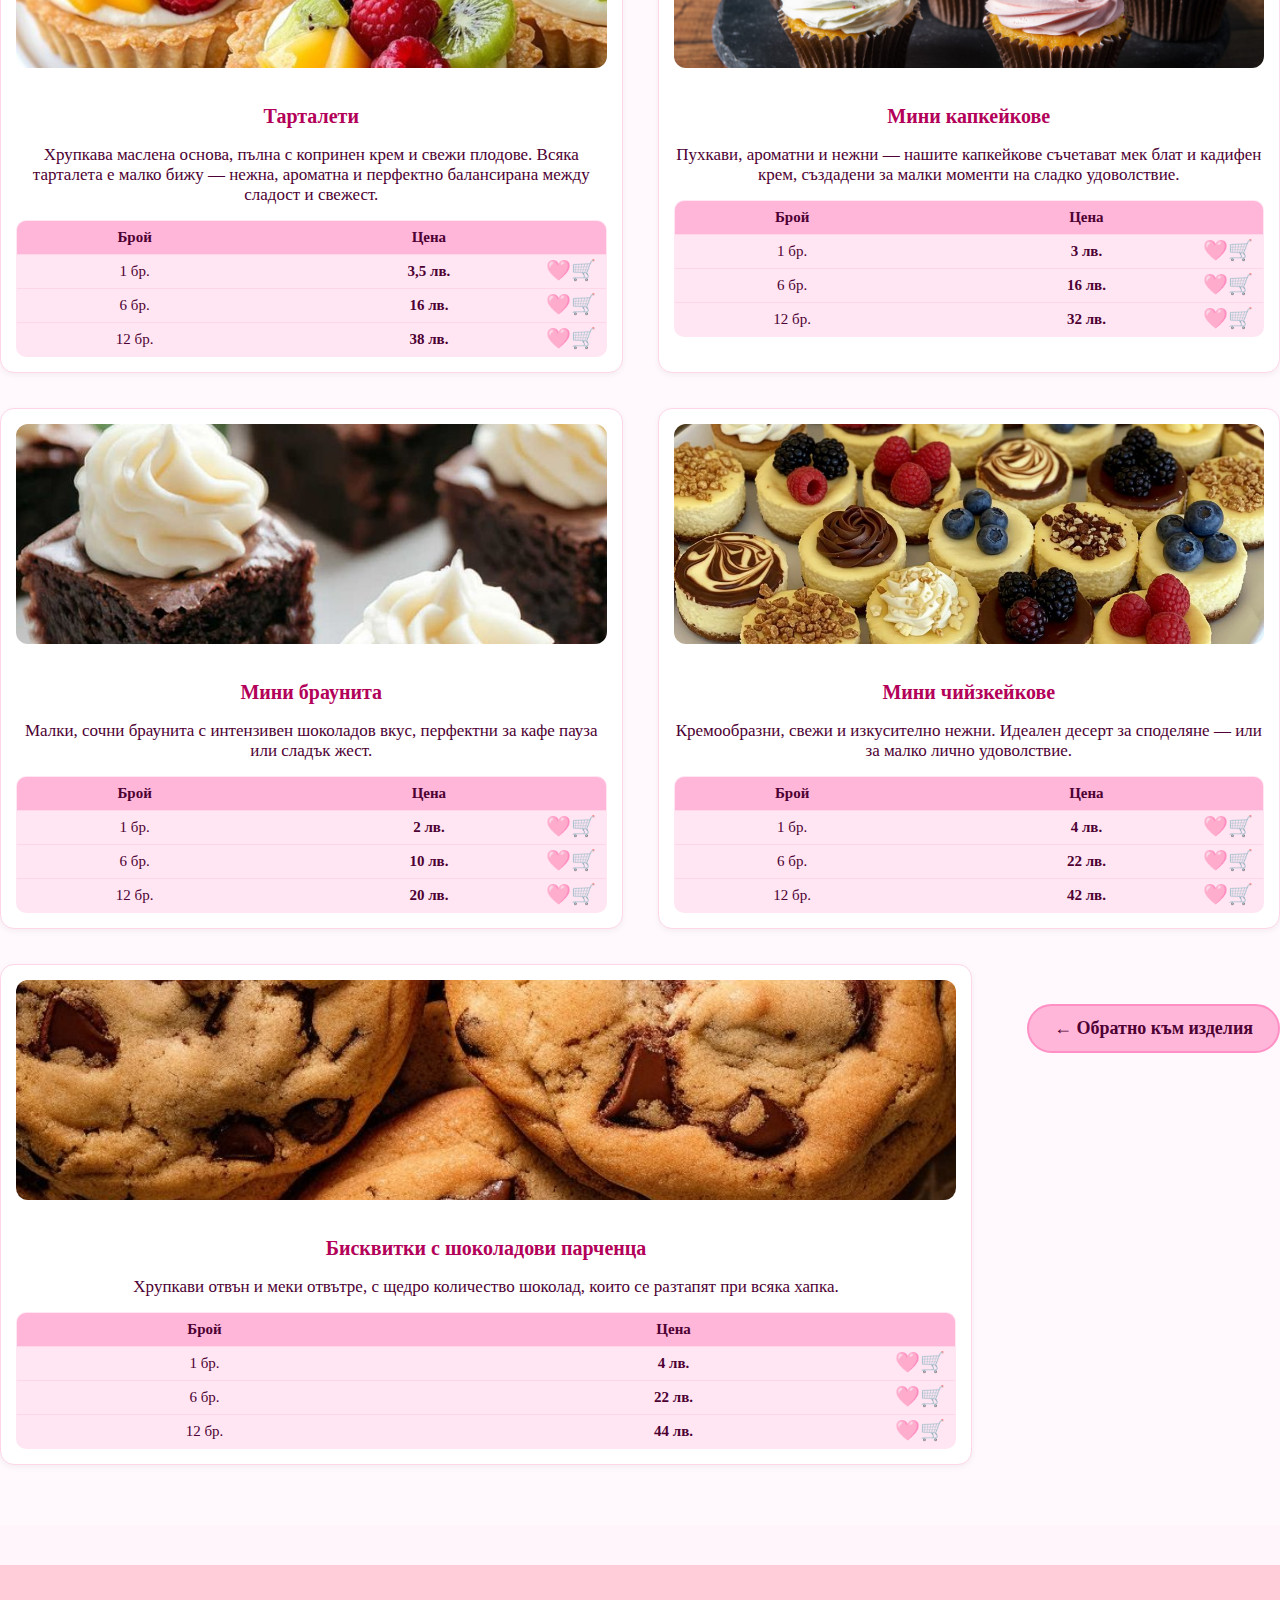
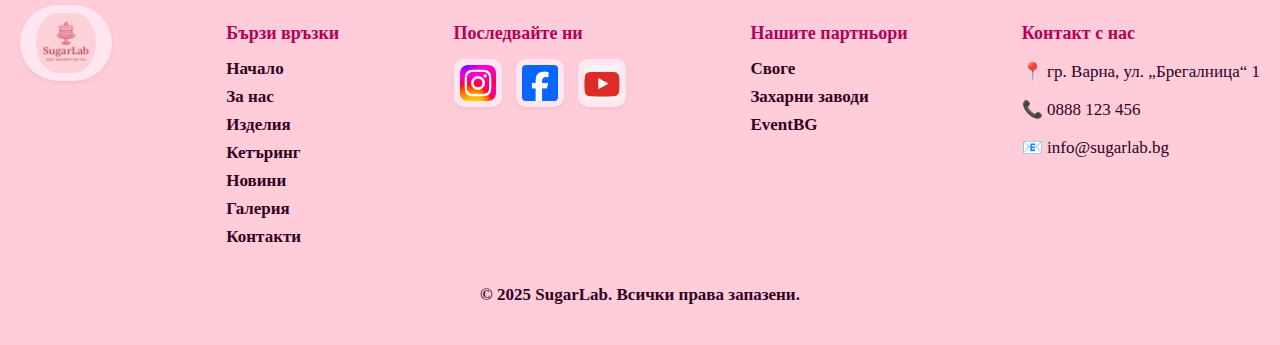
<file: sladkishi.html>
<!DOCTYPE html>
<html lang="bg">
<head>
  <meta charset="UTF-8">
  <meta name="viewport" content="width=device-width, initial-scale=1.0">
  <title>SugarLab – Сладкиши</title>
  <meta name="description" content="Бутикови сладкишии на SugarLab – ръчни, красиви и вкусни.">
  <meta name="keywords" content="сладкиши, еклери, мъфини, тарталети, SugarLab">
  <link rel="stylesheet" href="css/styles.css">
</head>

<body>

<header>
  <nav id="navbar"></nav>
  <div id="login-container"></div>
</header>

<main class="page-content">
  <h1>Сладкиши</h1>
  <p class="news-intro">Нашите сладкиши са перфектни за партита, рождени дни и специални поводи.</p>
  <div class="products-grid">
    <div class="product-item">
      <img src="images/sweet6.jpg" alt="Коледни джинджифилови бисквити">
      <h3>Коледни джинджифилови бисквити</h3>
      <p>Ароматни, хрупкави и пропити с коледен дух. Джинджифил, канела и мед се съчетават в уютен празничен вкус, който стопля сърцето</p>
      <table class="sweet-price-table">
        <tr>
          <th>Брой</th>
          <th>Цена</th>
        </tr>
        <tr>
          <td>1 бр.</td>
          <td class="sweet-price-cell">
            <b>3 лв.</b> 
            <span class="sweet-icon sweet-fav" title="Добави в любими">&#129655;</span>
            <span class="sweet-icon sweet-cart" title="Добави в количка">&#128722;</span>
          </td>
        </tr>
        <tr>
          <td>6 бр.</td>
          <td class="sweet-price-cell">
            <b>15 лв.</b> 
            <span class="sweet-icon sweet-fav" title="Добави в любими">&#129655;</span>
            <span class="sweet-icon sweet-cart" title="Добави в количка">&#128722;</span>
          </td>
        </tr>
        <tr>
          <td>12 бр.</td>
          <td class="sweet-price-cell">
            <b>30 лв.</b> 
            <span class="sweet-icon sweet-fav" title="Добави в любими">&#129655;</span>
            <span class="sweet-icon sweet-cart" title="Добави в количка">&#128722;</span>
          </td>
        </tr>
      </table>
    </div>
    <div class="product-item">
      <img src="images/sweet2.jpg" alt="Макарони">
      <h3>Макарони</h3>
      <p>Френска класика с фин бадемов вкус и хрупкава коричка. Всяка хапка разкрива мек пълнеж и деликатен аромат, който се топи в устата.</p>
      <table class="sweet-price-table">
        <tr>
          <th>Брой</th>
          <th>Цена</th>
        </tr>
        <tr>
          <td>1 бр.</td>
          <td class="sweet-price-cell">
            <b>5 лв.</b>
            <span class="sweet-icon sweet-fav" title="Добави в любими">&#129655;</span>
            <span class="sweet-icon sweet-cart" title="Добави в количка">&#128722;</span>
          </td>
        </tr>
        <tr>
          <td>6 бр.</td>
          <td class="sweet-price-cell">
            <b>25 лв.</b> 
            <span class="sweet-icon sweet-fav" title="Добави в любими">&#129655;</span>
            <span class="sweet-icon sweet-cart" title="Добави в количка">&#128722;</span>
          </td>
        </tr>
        <tr>
          <td>12 бр.</td>
          <td class="sweet-price-cell">
            <b>45 лв.</b> 
            <span class="sweet-icon sweet-fav" title="Добави в любими">&#129655;</span>
            <span class="sweet-icon sweet-cart" title="Добави в количка">&#128722;</span>
          </td>
        </tr>
      </table>
    </div>
        <div class="product-item">
      <img src="images/sweet7.jpg" alt="Шоколадови мъфини">
      <h3>Шоколадови мъфини</h3>
      <p>Пухкави и ароматни мъфини с богат шоколадов вкус, приготвени с качествено какао и нежна текстура, която се топи в устата.</p>
      <table class="sweet-price-table">
        <tr>
          <th>Брой</th>
          <th>Цена</th>
        </tr>
        <tr>
          <td>1 бр.</td>
          <td class="sweet-price-cell">
            <b>3 лв.</b>
            <span class="sweet-icon sweet-fav" title="Добави в любими">&#129655;</span>
            <span class="sweet-icon sweet-cart" title="Добави в количка">&#128722;</span>
          </td>
        </tr>
        <tr>
          <td>6 бр.</td>
          <td class="sweet-price-cell">
            <b>16 лв.</b>
            <span class="sweet-icon sweet-fav" title="Добави в любими">&#129655;</span>
            <span class="sweet-icon sweet-cart" title="Добави в количка">&#128722;</span>
          </td>
        </tr>
        <tr>
          <td>12 бр.</td>
          <td class="sweet-price-cell">
            <b>32 лв.</b> 
            <span class="sweet-icon sweet-fav" title="Добави в любими">&#129655;</span>
            <span class="sweet-icon sweet-cart" title="Добави в количка">&#128722;</span>
          </td>
        </tr>
      </table>
    </div>
    <div class="product-item">
      <img src="images/sweet3.jpg" alt="Мини еклери">
      <h3>Мини еклери</h3>
      <p>Леки, въздушни и пълни с копринен крем. Нашите еклери са перфектният баланс между хрупкаво тесто и богат, нежен пълнеж.</p>
      <table class="sweet-price-table">
        <tr>
          <th>Брой</th>
          <th>Цена</th>
        </tr>
        <tr>
          <td>1 бр.</td>
          <td class="sweet-price-cell">
            <b>4 лв.</b>  
            <span class="sweet-icon sweet-fav" title="Добави в любими">&#129655;</span>
            <span class="sweet-icon sweet-cart" title="Добави в количка">&#128722;</span>
          </td>
        </tr>
        <tr>
          <td>6 бр.</td>
          <td class="sweet-price-cell">
            <b>20 лв.</b>  
            <span class="sweet-icon sweet-fav" title="Добави в любими">&#129655;</span>
            <span class="sweet-icon sweet-cart" title="Добави в количка">&#128722;</span>
          </td>
        </tr>
        <tr>
          <td>12 бр.</td>
          <td class="sweet-price-cell">
            <b>40 лв.</b>  
            <span class="sweet-icon sweet-fav" title="Добави в любими">&#129655;</span>
            <span class="sweet-icon sweet-cart" title="Добави в количка">&#128722;</span>
          </td>
        </tr>
      </table>
    </div>
      <div class="product-item">
      <img src="images/sweet5.jpg" alt="Тарталети">
      <h3>Тарталети</h3>
      <p>Хрупкава маслена основа, пълна с копринен крем и свежи плодове. Всяка тарталета е малко бижу — нежна, ароматна и перфектно балансирана между сладост и свежест.</p>
      <table class="sweet-price-table">
        <tr>
          <th>Брой</th>
          <th>Цена</th>
        </tr>
        <tr>
          <td>1 бр.</td>
          <td class="sweet-price-cell">
            <b>3,5 лв.</b> 
            <span class="sweet-icon sweet-fav" title="Добави в любими">&#129655;</span>
            <span class="sweet-icon sweet-cart" title="Добави в количка">&#128722;</span>
          </td>
        </tr>
        <tr>
          <td>6 бр.</td>
          <td class="sweet-price-cell">
            <b>16 лв.</b> 
            <span class="sweet-icon sweet-fav" title="Добави в любими">&#129655;</span>
            <span class="sweet-icon sweet-cart" title="Добави в количка">&#128722;</span>
          </td>
        </tr>
        <tr>
          <td>12 бр.</td>
          <td class="sweet-price-cell">
            <b>38 лв.</b> 
            <span class="sweet-icon sweet-fav" title="Добави в любими">&#129655;</span>
            <span class="sweet-icon sweet-cart" title="Добави в количка">&#128722;</span>
          </td>
        </tr>
      </table>
    </div>
    <div class="product-item">
      <img src="images/sweet1.jpg" alt="Мини капкейкове">
      <h3>Мини капкейкове</h3>
      <p>Пухкави, ароматни и нежни — нашите капкейкове съчетават мек блат и кадифен крем, създадени за малки моменти на сладко удоволствие.</p>
      <table class="sweet-price-table">
        <tr>
          <th>Брой</th>
          <th>Цена</th>
        </tr>
        <tr>
          <td>1 бр.</td>
          <td class="sweet-price-cell">
            <b>3 лв.</b>
            <span class="sweet-icon sweet-fav" title="Добави в любими">&#129655;</span>
            <span class="sweet-icon sweet-cart" title="Добави в количка">&#128722;</span>
          </td>
        </tr>
        <tr>
          <td>6 бр.</td>
          <td class="sweet-price-cell">
            <b>16 лв.</b>
            <span class="sweet-icon sweet-fav" title="Добави в любими">&#129655;</span>
            <span class="sweet-icon sweet-cart" title="Добави в количка">&#128722;</span>
          </td>
        </tr>
        <tr>
          <td>12 бр.</td>
          <td class="sweet-price-cell">
            <b>32 лв.</b> 
            <span class="sweet-icon sweet-fav" title="Добави в любими">&#129655;</span>
            <span class="sweet-icon sweet-cart" title="Добави в количка">&#128722;</span>
          </td>
        </tr>
      </table>
    </div>
        <div class="product-item">
      <img src="images/sweet9.jpg" alt="Мини браунита">
      <h3>Мини браунита</h3>
      <p>Малки, сочни браунита с интензивен шоколадов вкус, перфектни за кафе пауза или сладък жест.</p>
      <table class="sweet-price-table">
        <tr>
          <th>Брой</th>
          <th>Цена</th>
        </tr>
        <tr>
          <td>1 бр.</td>
          <td class="sweet-price-cell">
            <b>2 лв.</b>  
            <span class="sweet-icon sweet-fav" title="Добави в любими">&#129655;</span>
            <span class="sweet-icon sweet-cart" title="Добави в количка">&#128722;</span>
          </td>
        </tr>
        <tr>
          <td>6 бр.</td>
          <td class="sweet-price-cell">
            <b>10 лв.</b>  
            <span class="sweet-icon sweet-fav" title="Добави в любими">&#129655;</span>
            <span class="sweet-icon sweet-cart" title="Добави в количка">&#128722;</span>
          </td>
        </tr>
        <tr>
          <td>12 бр.</td>
          <td class="sweet-price-cell">
            <b>20 лв.</b>  
            <span class="sweet-icon sweet-fav" title="Добави в любими">&#129655;</span>
            <span class="sweet-icon sweet-cart" title="Добави в количка">&#128722;</span>
          </td>
        </tr>
      </table>
    </div>
    <div class="product-item">
      <img src="images/sweet4.jpg" alt="Мини чийзкейкове">
      <h3>Мини чийзкейкове</h3>
      <p>Кремообразни, свежи и изкусително нежни. Идеален десерт за споделяне — или за малко лично удоволствие.</p>
      <table class="sweet-price-table">
        <tr>
          <th>Брой</th>
          <th>Цена</th>
        </tr>
        <tr>
          <td>1 бр.</td>
          <td class="sweet-price-cell">
            <b>4 лв.</b>  
            <span class="sweet-icon sweet-fav" title="Добави в любими">&#129655;</span>
            <span class="sweet-icon sweet-cart" title="Добави в количка">&#128722;</span>
          </td>
        </tr>
        <tr>
          <td>6 бр.</td>
          <td class="sweet-price-cell">
            <b>22 лв.</b>  
            <span class="sweet-icon sweet-fav" title="Добави в любими">&#129655;</span>
            <span class="sweet-icon sweet-cart" title="Добави в количка">&#128722;</span>
          </td>
        </tr>
        <tr>
          <td>12 бр.</td>
          <td class="sweet-price-cell">
            <b>42 лв.</b>  
            <span class="sweet-icon sweet-fav" title="Добави в любими">&#129655;</span>
            <span class="sweet-icon sweet-cart" title="Добави в количка">&#128722;</span>
          </td>
        </tr>
      </table>
    </div>
    <div class="product-item">
      <img src="images/sweet8.jpg" alt="Бисквитки с шоколадови парченца">
      <h3>Бисквитки с шоколадови парченца</h3>
      <p>Хрупкави отвън и меки отвътре, с щедро количество шоколад, които се разтапят при всяка хапка.</p>
      <table class="sweet-price-table">
        <tr>
          <th>Брой</th>
          <th>Цена</th>
        </tr>
        <tr>
          <td>1 бр.</td>
          <td class="sweet-price-cell">
            <b>4 лв.</b>
            <span class="sweet-icon sweet-fav" title="Добави в любими">&#129655;</span>
            <span class="sweet-icon sweet-cart" title="Добави в количка">&#128722;</span>
          </td>
        </tr>
        <tr>
          <td>6 бр.</td>
          <td class="sweet-price-cell">
            <b>22 лв.</b> 
            <span class="sweet-icon sweet-fav" title="Добави в любими">&#129655;</span>
            <span class="sweet-icon sweet-cart" title="Добави в количка">&#128722;</span>
          </td>
        </tr>
        <tr>
          <td>12 бр.</td>
          <td class="sweet-price-cell">
            <b>44 лв.</b> 
            <span class="sweet-icon sweet-fav" title="Добави в любими">&#129655;</span>
            <span class="sweet-icon sweet-cart" title="Добави в количка">&#128722;</span>
          </td>
        </tr>
      </table>
    </div>
    <div class="back-to-products">
  <a href="products.html" class="back-btn">← Обратно към изделия</a>
</div>
</div>
</main>

<footer id="footer"></footer>

<script src="js/scripts.js"></script>

</body>
</html>
</file>
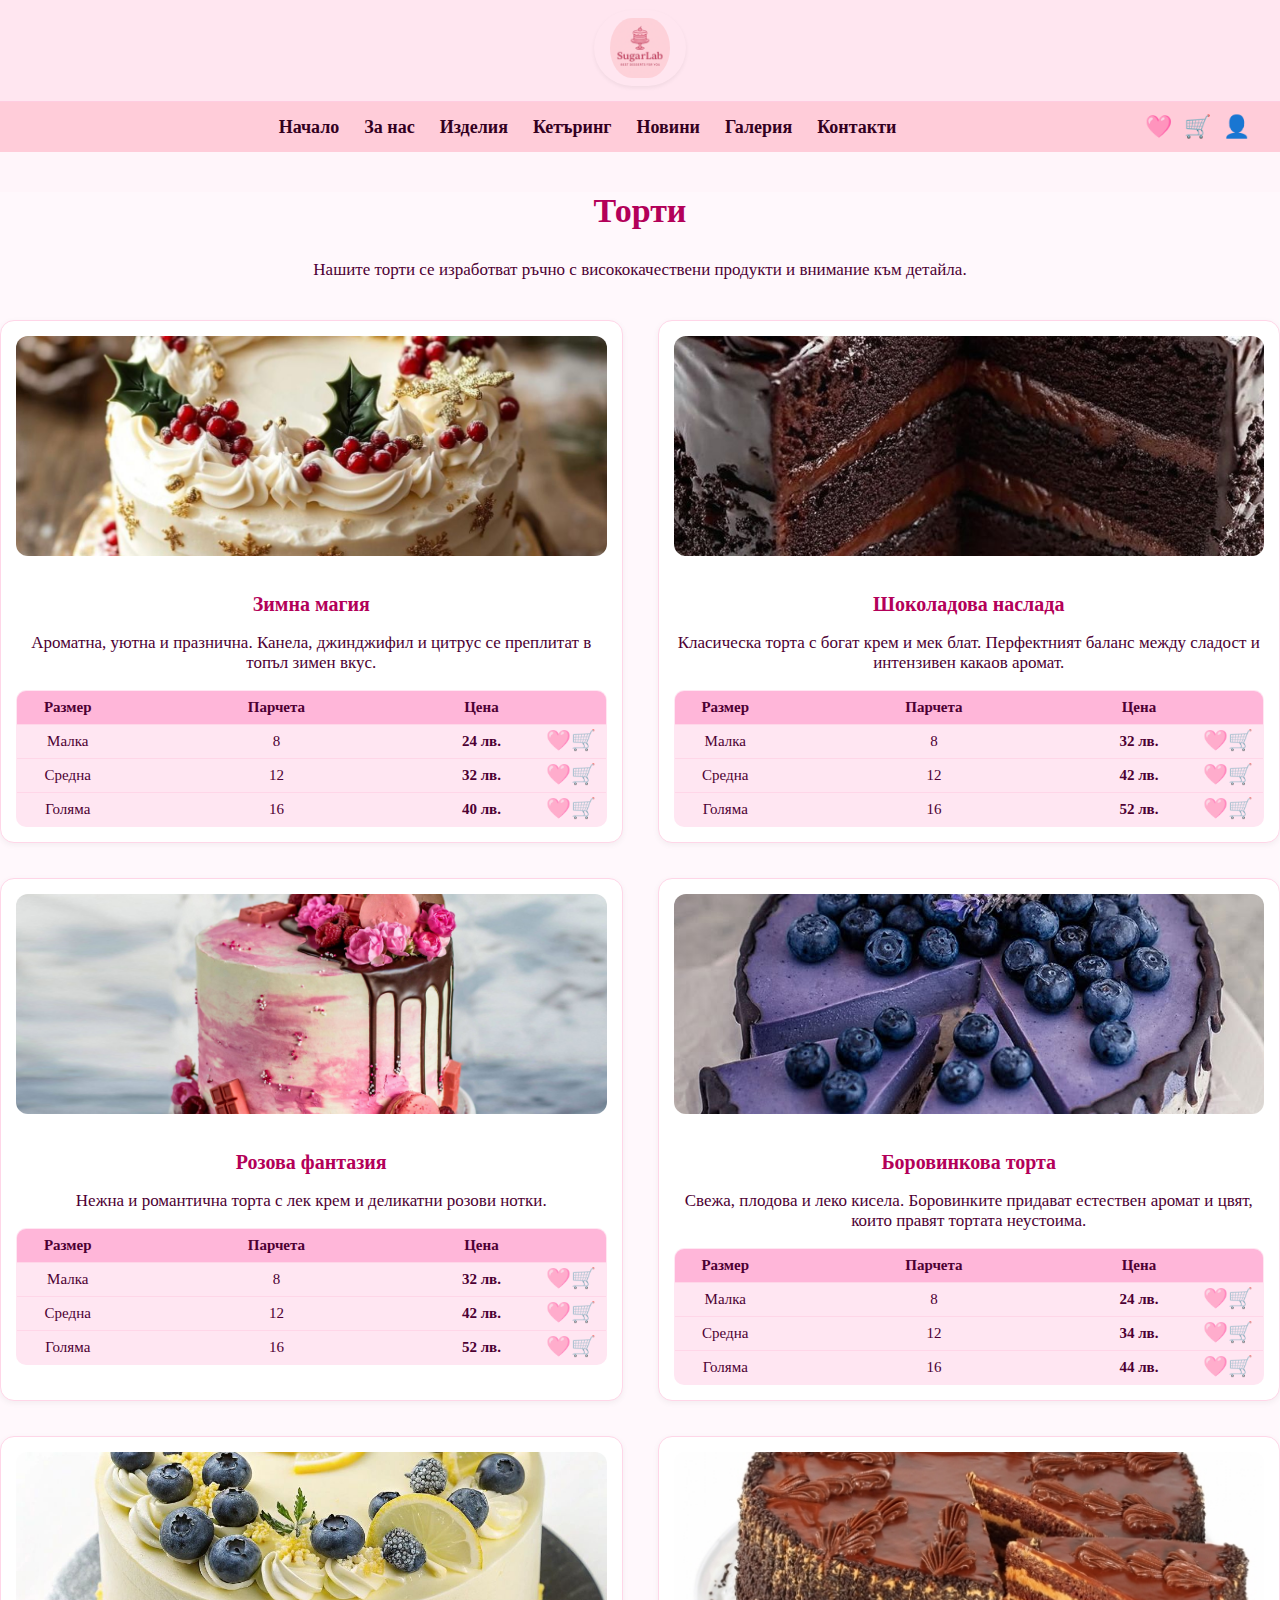
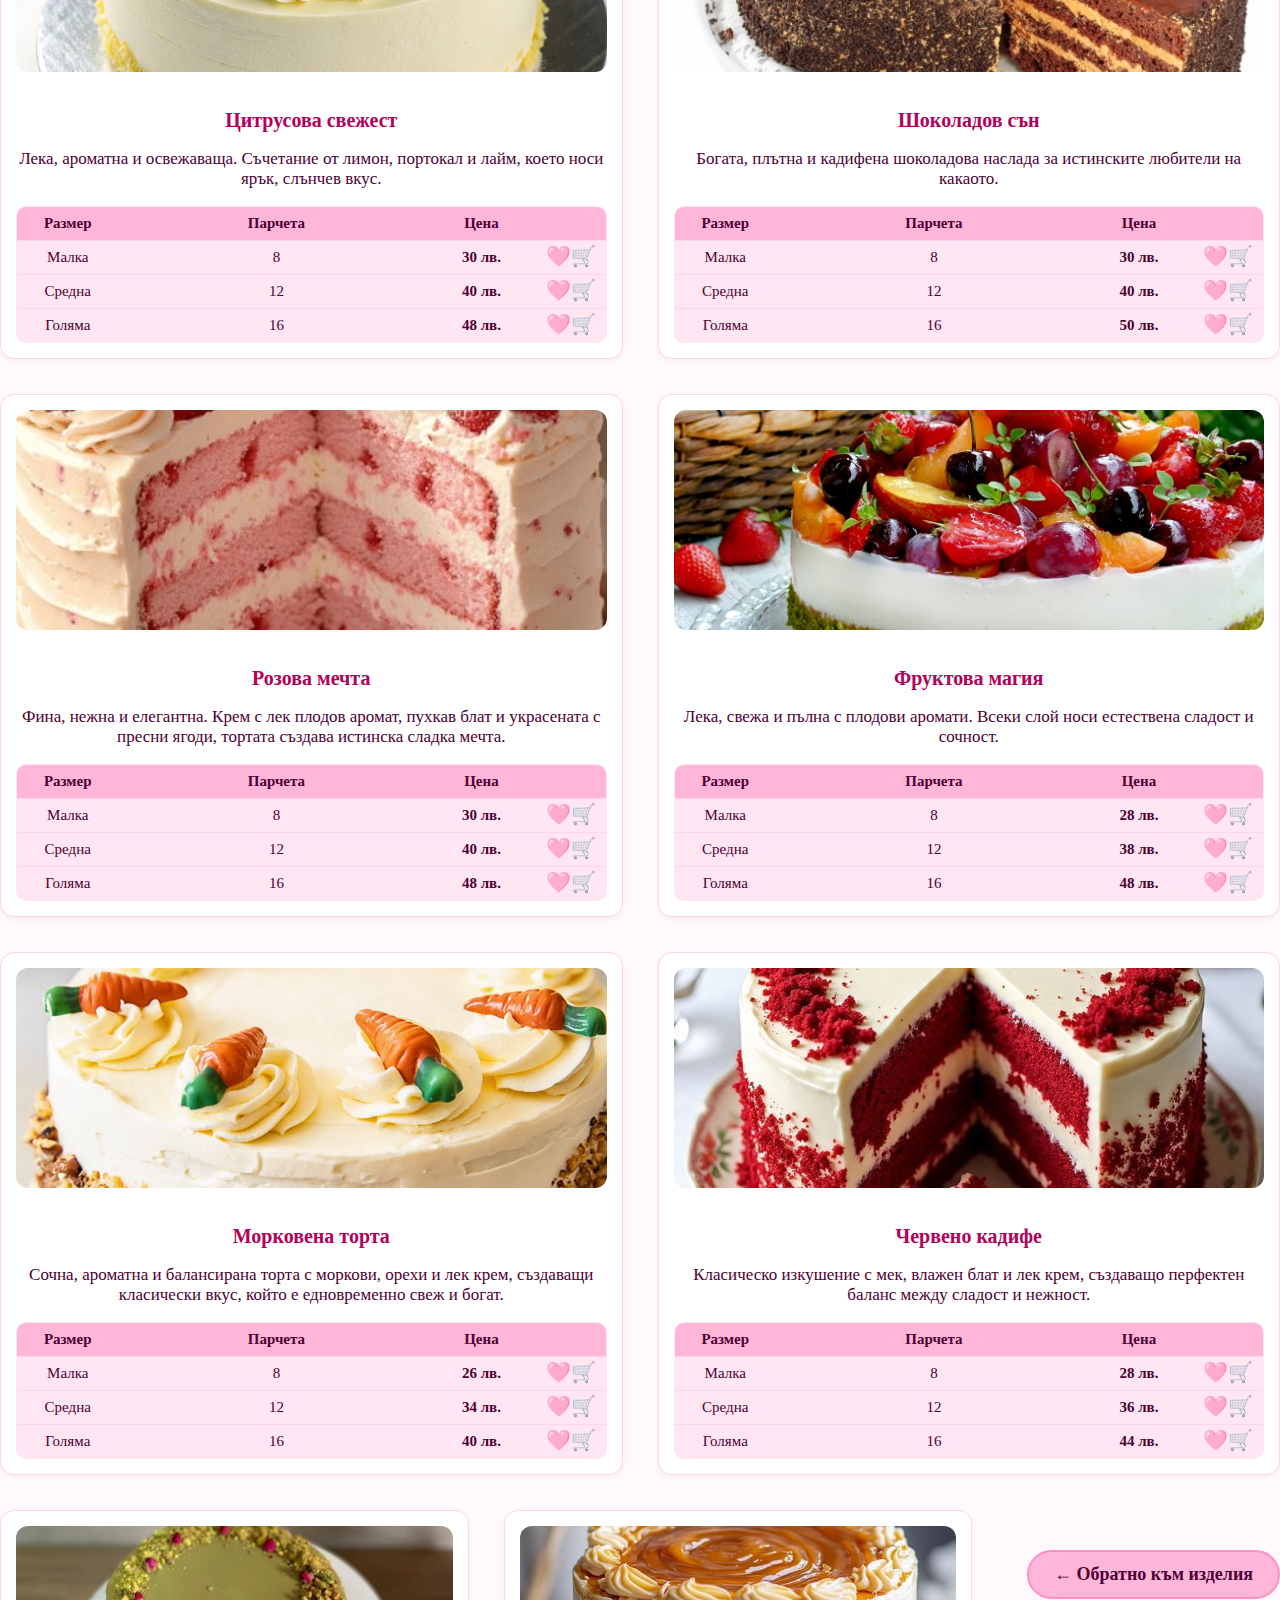
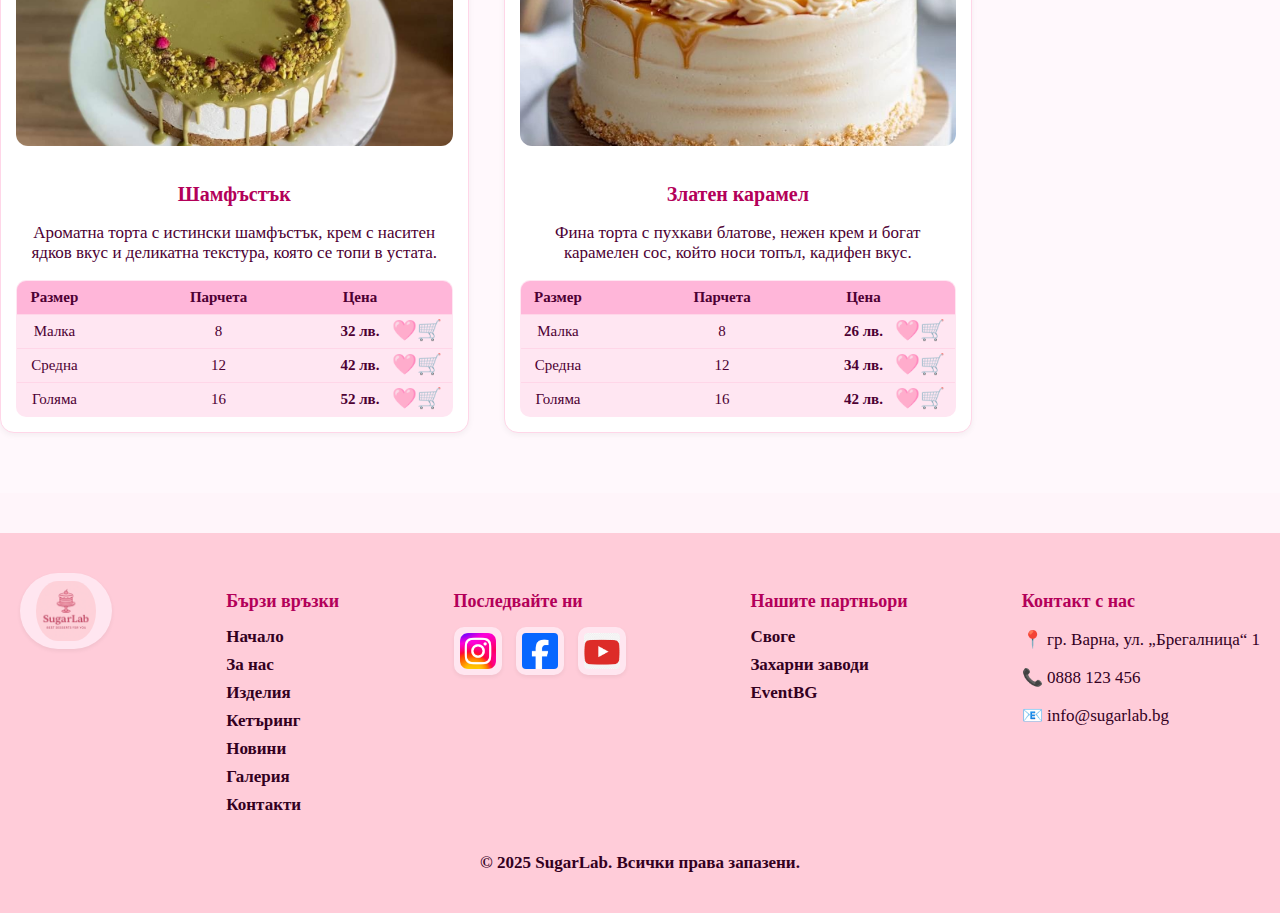
<file: torti.html>
<!DOCTYPE html>
<html lang="bg">
<head>
  <meta charset="UTF-8">
  <meta name="viewport" content="width=device-width, initial-scale=1.0">
  <title>SugarLab – Торти</title>
  <meta name="description" content="Бутикови торти на SugarLab – ръчни, красиви и вкусни.">
  <meta name="keywords" content="торти, бутикови торти, рожден ден, сватбени торти, SugarLab">
  <link rel="stylesheet" href="css/styles.css">
</head>

<body>

<header>
  <nav id="navbar"></nav>
  <div id="login-container"></div>
</header>

<main class="page-content">
  <h1>Торти</h1>
  <p class="news-intro">Нашите торти се изработват ръчно с висококачествени продукти и внимание към детайла.</p>
  <div class="cakes-grid">
     <div class="cake-card">
      <img src="images/news1.jpg" alt="Торта Зимна магия">
      <h3>Зимна магия</h3>
      <p>Ароматна, уютна и празнична. Канела, джинджифил и цитрус се преплитат в топъл зимен вкус.</p>
      <table class="cake-price-table">
        <tr>
          <th>Размер</th>
          <th>Парчета</th>
          <th>Цена</th>
        </tr>
        <tr>
          <td>Малка</td>
          <td>8</td>
          <td class="cake-price-cell">
            <b>24 лв.</b> 
            <span class="cake-icon cake-fav" title="Добави в любими">&#129655;</span>
            <span class="cake-icon cake-cart" title="Добави в количка">&#128722;</span>
          </td>
        </tr>
        <tr>
          <td>Средна</td>
          <td>12</td>
          <td class="cake-price-cell">
            <b>32 лв.</b> 
            <span class="cake-icon cake-fav" title="Добави в любими">&#129655;</span>
            <span class="cake-icon cake-cart" title="Добави в количка">&#128722;</span>
          </td>
        </tr>
        <tr>
          <td>Голяма</td>
          <td>16</td>
          <td class="cake-price-cell">
            <b>40 лв.</b> 
            <span class="cake-icon cake-fav" title="Добави в любими">&#129655;</span>
            <span class="cake-icon cake-cart" title="Добави в количка">&#128722;</span>
          </td>
        </tr>
      </table>
    </div>
    <div class="cake-card">
      <img src="images/cake5.jpg" alt="Торта Шоколадова наслада">
      <h3>Шоколадова наслада</h3>
      <p>Класическа торта с богат крем и мек блат. Перфектният баланс между сладост и интензивен какаов аромат.</p>
      <table class="cake-price-table">
        <tr>
          <th>Размер</th>
          <th>Парчета</th>
          <th>Цена</th>
        </tr>
        <tr>
          <td>Малка</td>
          <td>8</td>
          <td class="cake-price-cell">
            <b>32 лв.</b> 
            <span class="cake-icon cake-fav" title="Добави в любими">&#129655;</span>
            <span class="cake-icon cake-cart" title="Добави в количка">&#128722;</span>
          </td>
        </tr>
        <tr>
          <td>Средна</td>
          <td>12</td>
          <td class="cake-price-cell">
            <b>42 лв.</b> 
            <span class="cake-icon cake-fav" title="Добави в любими">&#129655;</span>
            <span class="cake-icon cake-cart" title="Добави в количка">&#128722;</span>
          </td>
        </tr>
        <tr>
          <td>Голяма</td>
          <td>16</td>
          <td class="cake-price-cell">
            <b>52 лв.</b> 
            <span class="cake-icon cake-fav" title="Добави в любими">&#129655;</span>
            <span class="cake-icon cake-cart" title="Добави в количка">&#128722;</span>
          </td>
        </tr>
      </table>
    </div>
    <div class="cake-card">
      <img src="images/cake3.jpg" alt="Торта Розова фантазия">
      <h3>Розова фантазия</h3>
      <p>Нежна и романтична торта с лек крем и деликатни розови нотки.</p>
      <table class="cake-price-table">
        <tr>
          <th>Размер</th>
          <th>Парчета</th>
          <th>Цена</th>
        </tr>
        <tr>
          <td>Малка</td>
          <td>8</td>
          <td class="cake-price-cell">
            <b>32 лв.</b> 
            <span class="cake-icon cake-fav" title="Добави в любими">&#129655;</span>
            <span class="cake-icon cake-cart" title="Добави в количка">&#128722;</span>
          </td>
        </tr>
        <tr>
          <td>Средна</td>
          <td>12</td>
          <td class="cake-price-cell">
            <b>42 лв.</b> 
            <span class="cake-icon cake-fav" title="Добави в любими">&#129655;</span>
            <span class="cake-icon cake-cart" title="Добави в количка">&#128722;</span>
          </td>
        </tr>
        <tr>
          <td>Голяма</td>
          <td>16</td>
          <td class="cake-price-cell">
            <b>52 лв.</b> 
            <span class="cake-icon cake-fav" title="Добави в любими">&#129655;</span>
            <span class="cake-icon cake-cart" title="Добави в количка">&#128722;</span>
          </td>
        </tr>
      </table>
    </div>
   <div class="cake-card">
      <img src="images/gallery2.jpg" alt="Боровинкова торта">
      <h3>Боровинкова торта</h3>
      <p>Свежа, плодова и леко кисела. Боровинките придават естествен аромат и цвят, които правят тортата неустоима.</p>
      <table class="cake-price-table">
        <tr>
          <th>Размер</th>
          <th>Парчета</th>
          <th>Цена</th>
        </tr>
        <tr>
          <td>Малка</td>
          <td>8</td>
          <td class="cake-price-cell">
            <b>24 лв.</b> 
            <span class="cake-icon cake-fav" title="Добави в любими">&#129655;</span>
            <span class="cake-icon cake-cart" title="Добави в количка">&#128722;</span>
          </td>
        </tr>
        <tr>
          <td>Средна</td>
          <td>12</td>
          <td class="cake-price-cell">
            <b>34 лв.</b> 
            <span class="cake-icon cake-fav" title="Добави в любими">&#129655;</span>
            <span class="cake-icon cake-cart" title="Добави в количка">&#128722;</span>
          </td>
        </tr>
        <tr>
          <td>Голяма</td>
          <td>16</td>
          <td class="cake-price-cell">
            <b>44 лв.</b>
            <span class="cake-icon cake-fav" title="Добави в любими">&#129655;</span>
            <span class="cake-icon cake-cart" title="Добави в количка">&#128722;</span>
          </td>
        </tr>
      </table>
    </div>
    <div class="cake-card">
      <img src="images/cake6.jpg" alt="Торта Цитрусова свежест">
      <h3>Цитрусова свежест</h3>
      <p>Лека, ароматна и освежаваща. Съчетание от лимон, портокал и лайм, което носи ярък, слънчев вкус.</p>
      <table class="cake-price-table">
        <tr>
          <th>Размер</th>
          <th>Парчета</th>
          <th>Цена</th>
        </tr>
        <tr>
          <td>Малка</td>
          <td>8</td>
          <td class="cake-price-cell">
            <b>30 лв.</b> 
            <span class="cake-icon cake-fav" title="Добави в любими">&#129655;</span>
            <span class="cake-icon cake-cart" title="Добави в количка">&#128722;</span>
          </td>
        </tr>
        <tr>
          <td>Средна</td>
          <td>12</td>
          <td class="cake-price-cell">
            <b>40 лв.</b> 
            <span class="cake-icon cake-fav" title="Добави в любими">&#129655;</span>
            <span class="cake-icon cake-cart" title="Добави в количка">&#128722;</span>
          </td>
        </tr>
        <tr>
          <td>Голяма</td>
          <td>16</td>
          <td class="cake-price-cell">
            <b>48 лв.</b> 
            <span class="cake-icon cake-fav" title="Добави в любими">&#129655;</span>
            <span class="cake-icon cake-cart" title="Добави в количка">&#128722;</span>
          </td>
        </tr>
      </table>
    </div>
    <div class="cake-card">
      <img src="images/cake2.jpg" alt="Торта Шоколадов сън">
      <h3>Шоколадов сън</h3>
      <p>Богата, плътна и кадифена шоколадова наслада за истинските любители на какаото.</p>
      <table class="cake-price-table">
        <tr>
          <th>Размер</th>
          <th>Парчета</th>
          <th>Цена</th>
        </tr>
        <tr>
          <td>Малка</td>
          <td>8</td>
          <td class="cake-price-cell">
            <b>30 лв.</b> 
            <span class="cake-icon cake-fav" title="Добави в любими">&#129655;</span>
            <span class="cake-icon cake-cart" title="Добави в количка">&#128722</span>
          </td>
        </tr>
        <tr>
          <td>Средна</td>
          <td>12</td>
          <td class="cake-price-cell">
            <b>40 лв.</b> 
            <span class="cake-icon cake-fav" title="Добави в любими">&#129655;</span>
            <span class="cake-icon cake-cart" title="Добави в количка">&#128722;</span>
          </td>
        </tr>
        <tr>
          <td>Голяма</td>
          <td>16</td>
          <td class="cake-price-cell">
            <b>50 лв.</b> 
            <span class="cake-icon cake-fav" title="Добави в любими">&#129655;</span>
            <span class="cake-icon cake-cart" title="Добави в количка">&#128722;</span>
          </td>
        </tr>
      </table>
    </div>
    <div class="cake-card">
      <img src="images/cake4.jpg" alt="Торта Розова мечта">
      <h3>Розова мечта</h3>
      <p>Фина, нежна и елегантна. Крем с лек плодов аромат, пухкав блат и украсената с пресни ягоди, тортата създава истинска сладка мечта.</p>
      <table class="cake-price-table">
        <tr>
          <th>Размер</th>
          <th>Парчета</th>
          <th>Цена</th>
        </tr>
        <tr>
          <td>Малка</td>
          <td>8</td>
          <td class="cake-price-cell">
            <b>30 лв.</b> 
            <span class="cake-icon cake-fav" title="Добави в любими">&#129655;</span>
            <span class="cake-icon cake-cart" title="Добави в количка">&#128722;</span>
          </td>
        </tr>
        <tr>
          <td>Средна</td>
          <td>12</td>
          <td class="cake-price-cell">
            <b>40 лв.</b> 
            <span class="cake-icon cake-fav" title="Добави в любими">&#129655;</span>
            <span class="cake-icon cake-cart" title="Добави в количка">&#128722;</span>
          </td>
        </tr>
        <tr>
          <td>Голяма</td>
          <td>16</td>
          <td class="cake-price-cell">
            <b>48 лв.</b> 
            <span class="cake-icon cake-fav" title="Добави в любими">&#129655;</span>
            <span class="cake-icon cake-cart" title="Добави в количка">&#128722;</span>
          </td>
        </tr>
      </table>
    </div>
   <div class="cake-card">
      <img src="images/cake1.jpg" alt="Торта Фруктова магия">
      <h3>Фруктова магия</h3>
      <p>Лека, свежа и пълна с плодови аромати. Всеки слой носи естествена сладост и сочност.</p>
      <table class="cake-price-table">
        <tr>
          <th>Размер</th>
          <th>Парчета</th>
          <th>Цена</th>
        </tr>
        <tr>
          <td>Малка</td>
          <td>8</td>
          <td class="cake-price-cell">
            <b>28 лв.</b>            
            <span class="cake-icon cake-fav" title="Добави в любими">&#129655;</span>
            <span class="cake-icon cake-cart" title="Добави в количка">&#128722;</span>
          </td>
        </tr>
        <tr>
          <td>Средна</td>
          <td>12</td>
          <td class="cake-price-cell">
            <b>38 лв.</b> 
            <span class="cake-icon cake-fav" title="Добави в любими">&#129655;</span>
            <span class="cake-icon cake-cart" title="Добави в количка">&#128722;</span>
          </td>
        </tr>
        <tr>
          <td>Голяма</td>
          <td>16</td>
          <td class="cake-price-cell">
            <b>48 лв.</b> 
            <span class="cake-icon cake-fav" title="Добави в любими">&#129655;</span>
            <span class="cake-icon cake-cart" title="Добави в количка">&#128722;</span>
          </td>
        </tr>
      </table>
    </div>
    <div class="cake-card">
      <img src="images/cake9.jpg" alt="Морковена торта">
      <h3>Морковена торта</h3>
      <p>Сочна, ароматна и балансирана торта с моркови, орехи и лек крем, създаващи класически вкус, който е едновременно свеж и богат.</p>
      <table class="cake-price-table">
        <tr>
          <th>Размер</th>
          <th>Парчета</th>
          <th>Цена</th>
        </tr>
        <tr>
          <td>Малка</td>
          <td>8</td>
          <td class="cake-price-cell">
            <b>26 лв.</b> 
            <span class="cake-icon cake-fav" title="Добави в любими">&#129655;</span>
            <span class="cake-icon cake-cart" title="Добави в количка">&#128722;</span>
          </td>
        </tr>
        <tr>
          <td>Средна</td>
          <td>12</td>
          <td class="cake-price-cell">
            <b>34 лв.</b> 
            <span class="cake-icon cake-fav" title="Добави в любими">&#129655;</span>
            <span class="cake-icon cake-cart" title="Добави в количка">&#128722;</span>
          </td>
        </tr>
        <tr>
          <td>Голяма</td>
          <td>16</td>
          <td class="cake-price-cell">
            <b>40 лв.</b> 
            <span class="cake-icon cake-fav" title="Добави в любими">&#129655;</span>
            <span class="cake-icon cake-cart" title="Добави в количка">&#128722;</span>
          </td>
        </tr>
      </table>
    </div>
    <div class="cake-card">
      <img src="images/cake10.jpg" alt="Торта Червено кадифе">
      <h3>Червено кадифе</h3>
      <p>Класическо изкушение с мек, влажен блат и лек крем, създаващо перфектен баланс между сладост и нежност.</p>
      <table class="cake-price-table">
        <tr>
          <th>Размер</th>
          <th>Парчета</th>
          <th>Цена</th>
        </tr>
        <tr>
          <td>Малка</td>
          <td>8</td>
          <td class="cake-price-cell">
            <b>28 лв.</b> 
            <span class="cake-icon cake-fav" title="Добави в любими">&#129655;</span>
            <span class="cake-icon cake-cart" title="Добави в количка">&#128722;</span>
          </td>
        </tr>
        <tr>
          <td>Средна</td>
          <td>12</td>
          <td class="cake-price-cell">
            <b>36 лв.</b> 
            <span class="cake-icon cake-fav" title="Добави в любими">&#129655;</span>
            <span class="cake-icon cake-cart" title="Добави в количка">&#128722;</span>
          </td>
        </tr>
        <tr>
          <td>Голяма</td>
          <td>16</td>
          <td class="cake-price-cell">
            <b>44 лв.</b> 
            <span class="cake-icon cake-fav" title="Добави в любими">&#129655;</span>
            <span class="cake-icon cake-cart" title="Добави в количка">&#128722;</span>
          </td>
        </tr>
      </table>
    </div>
   <div class="cake-card">
      <img src="images/cake11.jpg" alt="Торта Шамфъстък">
      <h3>Шамфъстък</h3>
      <p>Ароматна торта с истински шамфъстък, крем с наситен ядков вкус и деликатна текстура, която се топи в устата.</p>
      <table class="cake-price-table">
        <tr>
          <th>Размер</th>
          <th>Парчета</th>
          <th>Цена</th>
        </tr>
        <tr>
          <td>Малка</td>
          <td>8</td>
          <td class="cake-price-cell">
            <b>32 лв.</b>            
            <span class="cake-icon cake-fav" title="Добави в любими">&#129655;</span>
            <span class="cake-icon cake-cart" title="Добави в количка">&#128722;</span>
          </td>
        </tr>
        <tr>
          <td>Средна</td>
          <td>12</td>
          <td class="cake-price-cell">
            <b>42 лв.</b> 
            <span class="cake-icon cake-fav" title="Добави в любими">&#129655;</span>
            <span class="cake-icon cake-cart" title="Добави в количка">&#128722;</span>
          </td>
        </tr>
        <tr>
          <td>Голяма</td>
          <td>16</td>
          <td class="cake-price-cell">
            <b>52 лв.</b> 
            <span class="cake-icon cake-fav" title="Добави в любими">&#129655;</span>
            <span class="cake-icon cake-cart" title="Добави в количка">&#128722;</span>
          </td>
        </tr>
      </table>
    </div>
    <div class="cake-card">
      <img src="images/cake12.jpg" alt="Торта Златен карамел">
      <h3>Златен карамел</h3>
      <p>Фина торта с пухкави блатове, нежен крем и богат карамелен сос, който носи топъл, кадифен вкус.</p>
      <table class="cake-price-table">
        <tr>
          <th>Размер</th>
          <th>Парчета</th>
          <th>Цена</th>
        </tr>
        <tr>
          <td>Малка</td>
          <td>8</td>
          <td class="cake-price-cell">
            <b>26 лв.</b> 
            <span class="cake-icon cake-fav" title="Добави в любими">&#129655;</span>
            <span class="cake-icon cake-cart" title="Добави в количка">&#128722;</span>
          </td>
        </tr>
        <tr>
          <td>Средна</td>
          <td>12</td>
          <td class="cake-price-cell">
            <b>34 лв.</b> 
            <span class="cake-icon cake-fav" title="Добави в любими">&#129655;</span>
            <span class="cake-icon cake-cart" title="Добави в количка">&#128722;</span>
          </td>
        </tr>
        <tr>
          <td>Голяма</td>
          <td>16</td>
          <td class="cake-price-cell">
            <b>42 лв.</b> 
            <span class="cake-icon cake-fav" title="Добави в любими">&#129655;</span>
            <span class="cake-icon cake-cart" title="Добави в количка">&#128722;</span>
          </td>
        </tr>
      </table>
    </div>
    <div class="back-to-products">
  <a href="products.html" class="back-btn">← Обратно към изделия</a>
</div>
</div>
</main>

<footer id="footer"></footer>

<script src="js/scripts.js"></script>

</body>
</html>
</file>
<file: css/styles.css>
body {
  margin: 0;
  font-family: Georgia, serif;
  background-color: #fff5fa;
  color: #4d0033;
  font-size: 17px;
}

h1, h2, h3{
  color: #b30059;
}

h2{
  text-align: center;
  font-weight: 600;
}

.logo-wrapper {
  text-align: center;
  padding: 10px 0;
  background-color: #ffe6f0;
  border-bottom: 1px solid #ffcce0;
}

.logo {
  height: 60px;
  display: inline-block;
  background-color: #ffe6f0;
  padding: 8px 16px;
  border-radius: 999px;
  box-shadow: 0 2px 4px rgba(0, 0, 0, 0.06);
}

.navbar-full {
  width: 100%;
  background-color: #ffccd9;
  display: flex;
  align-items: center;
  padding: 12px 30px;
  box-sizing: border-box;
}

.menu-wrapper {
  flex: 1;
  display: flex;
  justify-content: center;
}

.menu {
  list-style: none;
  display: flex;
  gap: 25px;
  margin: 0;
  padding: 0;
}

.menu a {
  text-decoration: none;
  color: #33001f;
  font-weight: bold;
  font-size: 18px;
}

.menu a:hover {
  text-decoration: underline;
}

.nav-icons {
  display: flex;
  gap: 12px;
  font-size: 22px;
  cursor: pointer;
  margin-left: auto;
}

.nav-icons span:hover {
  opacity: 0.7;
}

.login-popup {
  display: none;
  position: fixed;
  top: 160px;
  right: 30px;
  width: 250px;
  background: #fff;
  border: 2px solid #ffcce0;
  border-radius: 8px;
  padding: 20px;
  box-shadow: 0 0 10px rgba(0, 0, 0, 0.1);
  z-index: 1;
}

.login-popup input {
  width: 100%;
  margin-bottom: 10px;
  padding: 8px;
  box-sizing: border-box;
  font-family: inherit;
}

.login-popup form {
  padding: 0 15px;
}

.login-popup button {
  width: 100%;
  background-color: #ff99cc;
  color: white;
  border: none;
  padding: 8px;
  cursor: pointer;
  box-sizing: border-box;
}

.login-links {
  text-align: center;
  padding-top: 10px;
}

.login-popup h3 { 
  text-align: center; 
}

.hero {
  text-align: center;
  padding: 30px 20px 60px;
  background-color: #ffe6f2;
}

.hero h1 {
  margin-top: -3px;
}

.hero p {
  font-weight: 400;
  margin-top: 0;
}

.hero h3{
color: #4d0033;
}

.slider-fade {
  width: 100%;
  height: 400px;
  position: relative;
  overflow: hidden;
}

.fade-slide {
  position: absolute;
  width: 100%;
  height: 100%;
  object-fit: cover;
  opacity: 0;
  transition: opacity 1.5s ease;
}

.fade-slide.active {
  opacity: 1;
}

.featured-products {
  text-align: center;
  padding: 60px 20px;
  background-color: #fff0f7;
}

.featured-products h2 {
  margin-bottom: 30px;
}

.product-grid {
  display: flex;
  justify-content: center;
  gap: 30px;
  flex-wrap: wrap;
}

.product-card {
  width: 240px;
  background-color: #ffffff;
  border: 1px solid #ffd6e8;
  border-radius: 10px;
  padding: 15px;
  box-shadow: 0 2px 6px rgba(0, 0, 0, 0.05);
}

.product-card:hover {
  box-shadow: 0 4px 12px rgba(0, 0, 0, 0.1);
}

.product-card img {
  width: 100%;
  border-radius: 8px;
  margin-bottom: 10px;
}

.product-card h3 {
  margin: 10px 0 5px;
  color: #99004d;
}

.view-all-btn {
  display: inline-block;
  margin-top: 30px;
  padding: 12px 25px;
  background-color: #ff66b3;
  color: white;
  text-decoration: none;
  font-weight: 600;
  border-radius: 30px;
}

.view-all-btn:hover {
  background-color: #e0559f;
}

.view-all-container {
  text-align: center;
  margin-top: 30px;
}

.why-sugarlab {
  background-color: #ffe6f2;
  padding: 60px 20px;
  text-align: center;
}

.why-sugarlab h2 {
  margin-bottom: 30px;
}

.why-items {
  display: flex;
  flex-wrap: wrap;
  justify-content: center;
  gap: 20px;
}

.why-box {
  background-color: #ffffff;
  border: 1px solid #ffd6e8;
  border-radius: 10px;
  padding: 15px 25px;
  box-shadow: 0 2px 6px rgba(0, 0, 0, 0.05);
}

.big-banner {
  position: relative;
  width: 100%;
  height: 350px;
  background-image: url("../images/banner.jpg");
  background-size: cover;
  background-position: center;
  margin-top: 40px;
}

.banner-overlay {
  position: absolute;
  top: 0;
  left: 0;
  width: 100%;
  height: 100%;
  background: rgba(0, 0, 0, 0.35);
  display: flex;
  justify-content: center;
  align-items: center;
}

.banner-overlay h2 {
  color: white;
  font-weight: 700;
  text-shadow: 0 2px 6px rgba(0, 0, 0, 0.4);
}

.gallery-grid {
  display: flex;
  flex-wrap: wrap;
  gap: 20px;
  margin-top: 30px;
}

.gallery-grid img {
  width: 100%;
  height: 220px;
  flex: 1 1 250px;
  object-fit: cover;
  border-radius: 10px;
  box-shadow: 0 2px 6px rgba(0, 0, 0, 0.05);
}

.gallery-header h1 {
  font-weight: 700;
  margin-bottom: 5px;
}

.gallery-header p {
  margin-bottom: 0;
}

.products-intro {
  text-align: center;
  padding: 50px 20px;
}

.products-intro h2 {
  margin-bottom: 10px;
}

.product-categories {
  display: flex;
  flex-wrap: wrap;
  gap: 40px;
  margin-top: 40px;
}

.category-box {
  flex: 1 1 300px;
}

.category-box { 
  background-color: #fff; 
  border-radius: 12px; 
  box-shadow: 0 2px 8px rgba(0, 0, 0, 0.05); 
  overflow: hidden; 
  display: flex; 
  flex-direction: column; 
  align-items: center; 
  text-align: center; 
}

.category-box img { 
  width: 100%; 
  height: 220px; 
  object-fit: cover; 
}

.category-text { 
  padding: 20px; 
} 

.category-text h2 { 
  margin-bottom: 10px; 
} 

.product-text p { 
  margin-bottom: 15px; 
}

.category-btn { 
  display: inline-block; 
  padding: 10px 20px; 
  background-color: #ff66b3; 
  color: white; 
  text-decoration: none; 
  font-weight: 600; 
  border-radius: 30px;  
} 

.category-btn:hover { 
  background-color: #e0559f; 
}

.page-content h1 {
  text-align: center;
  margin-top: 40px;
  margin-bottom: 30px;
}

.news-item {
  display: flex;
  flex-direction: column;
  align-items: center;
  background-color: #fff;
  border-radius: 12px;
  box-shadow: 0 2px 8px rgba(0, 0, 0, 0.05);
  padding: 30px;
  margin: 0 auto 40px;
  max-width: 800px;
  text-align: center;
}

.news-img {
  width: 100%;
  max-height: 300px;
  object-fit: cover;
  border-radius: 10px;
  margin-bottom: 20px;
}

.news-item h2 {
  margin-bottom: 10px;
}

.date {
  font-size: 14px;
  color: #999;
  margin-bottom: 15px;
}

.news-item p {
  line-height: 1.6;
}

.news-intro {
  text-align: center;
  margin-bottom: 40px;
}

.page-content {
  background-color: #fff8fc;
  padding-bottom: 60px;
}

.popular-section {
  background-color: #ffffff;
  border-radius: 12px;
  padding: 30px;
  max-width: 800px;
  margin: 40px auto;
  text-align: center;
  box-shadow: 0 2px 8px rgba(0, 0, 0, 0.05);
}

.popular-section h3 {
  margin-bottom: 15px;
}

.popular-section ul {
  list-style: none;
  padding: 0;
  line-height: 1.8;
}

.newsletter-section {
  background-color: #ffffff;
  border-radius: 12px;
  padding: 30px;
  max-width: 800px;
  margin: 40px auto;
  text-align: center;
  box-shadow: 0 2px 8px rgba(0, 0, 0, 0.05);
}

.newsletter-section h3 {
  margin-bottom: 10px;
}

.newsletter-section p {
  margin-bottom: 20px;
}

.newsletter-form {
  display: flex;
  justify-content: center;
  gap: 10px;
}

.newsletter-form input {
  padding: 10px 15px;
  border-radius: 30px;
  border: 1px solid #ff66b3;
  width: 60%;
  font-size: 16px;
  font-family: inherit;
}

.newsletter-form button {
  padding: 10px 20px;
  background-color: #ff66b3;
  color: white;
  border: none;
  border-radius: 30px;
  font-weight: 600;
  cursor: pointer;
  font-family: inherit;
}

.newsletter-form button:hover {
  background-color: #e0559f;
}

.coming-soon-section {
  background-color: #ffffff;
  border-radius: 12px;
  padding: 30px;
  max-width: 800px;
  margin: 40px auto;
  text-align: center;
  box-shadow: 0 2px 8px rgba(0, 0, 0, 0.05);
}

.coming-soon-section h3 {
  margin-bottom: 10px;
}

section:not(:last-child) {
  border-bottom: 1px dashed #ffd6e8;
  padding-bottom: 30px;
}

.page-content h1 {
  text-align: center;
  margin-top: 40px;
  margin-bottom: 30px;
}

.contact-info {
  background-color: #ffffff;
  border-radius: 12px;
  padding: 30px;
  max-width: 700px;
  margin: 0 auto 40px;
  box-shadow: 0 2px 8px rgba(0, 0, 0, 0.05);
  text-align: center;
}

.contact-info h2 {
  margin-bottom: 20px;
}

.contact-form {
  background-color: #ffffff;
  border-radius: 12px;
  padding: 30px;
  max-width: 700px;
  margin: 0 auto 40px;
  box-shadow: 0 2px 8px rgba(0, 0, 0, 0.05);
  display: flex;
  flex-direction: column;
  gap: 15px;
}

.contact-form label {
  font-weight: bold;
}

.contact-form input,
.contact-form textarea {
  padding: 10px;
  border: 1px solid #ffd6e8;
  border-radius: 8px;
  font-size: 16px;
  font-family: Georgia, serif;
}

.contact-form textarea {
  resize: vertical;
  min-height: 100px;
}

.contact-form .btn {
  background-color: #ff66b3;
  color: white;
  border: none;
  padding: 12px;
  border-radius: 30px;
  font-weight: 600;
  cursor: pointer;
  font-family: inherit;
}

.contact-form .btn:hover {
  background-color: #e0559f;
}

.contact-form-title {
  text-align: center;
  margin-bottom: 20px;
}

.contact-form-wrapper {
  text-align: center;
}

.map-title {
  text-align: center;
  margin-bottom: 20px;
}

.contact-section-title {
  text-align: center;
  margin-bottom: 20px;
}

.map-box {
  background-color: #ffffff; 
  border: 1px solid #ffd6e8; 
  border-radius: 12px; 
  padding: 20px; 
  max-width: 700px; 
  margin: 0 auto 40px;
}

.map-section {
  padding-bottom: 0;
  margin-bottom: 0;
}

.contact-info h2,
.contact-form-wrapper h2,
.map-box h2 {
  margin-top: 20px;
  margin-bottom: 20px;
}

.welcome-banner {
  background-color: #fff0f7;
  text-align: center;
  padding: 30px 20px;
}

.welcome-banner h1 {
  margin-bottom: 10px;
  margin-top: 10px;
}

.welcome-banner p {
  padding-top: 10px;
}

.hero h2 {
  margin-bottom: 10px;
}

.catering-section {
  background-color: #ffffff;
  border: 1px solid #ffd6e8;
  border-radius: 12px;
  padding: 30px;
  max-width: 900px;
  margin: 0 auto 50px;
  box-shadow: 0 2px 8px rgba(0, 0, 0, 0.05);
  text-align: center;
}

.catering-section h2 {
  margin-bottom: 20px;
}

.catering-img {
  width: 100%;
  max-height: 300px;
  object-fit: cover;
  border-radius: 12px;
  margin-bottom: 20px;
}

.price-table {
  width: 100%;
  border-collapse: collapse;
  margin-top: 20px;
}

.price-table th {
  background-color: #ffe6f2;
  color: #b30059;
  padding: 12px;
  border-bottom: 2px solid #ffd6e8;
}

.price-table td {
  padding: 12px;
  border-bottom: 1px solid #ffd6e8;
}

.price-table tr:nth-child(even) {
  background-color: #fff8fc;
}

.price-cell {
  position: relative;
  text-align: center;
  padding-right: 60px;
}

.price-value {
  display: inline-block;
  font-weight: 600;
}

.price-cell .icon {
  position: absolute;
  top: 20%;
  font-size: 20px;
  cursor: pointer;
  opacity: 0.7;
}

.price-cell .cart {
  right: 10px;
}

.price-cell .fav {
  right: 35px;
}

.price-cell .icon:hover {
  opacity: 1;
}

.price-cell .icon::after {
  position: absolute;
  background-color: #ffe6f2;
  color: #4d0033;
  padding: 5px 10px;
  border-radius: 8px;
  font-size: 14px;
  top: -35px;
  right: 0;
  border: 1px solid #ffb6d9;
  box-shadow: 0 2px 6px rgba(0, 0, 0, 0.1);
}

.price-cell .icon:hover::after {
  opacity: 1;
}

.price-table th:last-child,
.price-table td.price-cell {
  min-width: 170px;
}

.price-table td:nth-child(2),
.price-table th:nth-child(2) {
  padding-left: 130px;
}

.achievements-grid {
  display: flex;
  justify-content: center;
  gap: 25px;
  flex-wrap: wrap;
}

.achievement-box {
  background: #ffffff;
  border: 1px solid #ffd6e8;
  border-radius: 12px;
  padding: 20px;
  width: 260px;
  text-align: center;
  box-shadow: 0 2px 6px rgba(0, 0, 0, 0.05);
}

.achievement-box h3 {
  margin-bottom: 10px;
  color: #4d0033;
}

.team-grid {
  display: flex;
  justify-content: center;
  gap: 30px;
  flex-wrap: wrap;
}

.team-member {
  width: 240px;
  text-align: center;
}

.team-member img {
  width: 100%;
  height: 240px;
  object-fit: cover;
  border-radius: 12px;
  margin-bottom: 10px;
}

.team-member h3 {
  margin-bottom: 5px;
  color: #4d0033;
}

.partners-grid {
  display: flex;
  justify-content: center;
  gap: 40px;
  flex-wrap: wrap;
}

.partners-grid a {
  width: 140px;
  height: 80px;
  display: flex;
  align-items: center;
  justify-content: center;
}

.partners-grid img[alt="eventbg"] {
  transform: scale(1.05);
}

.partners-grid img {
  max-width: 100%;
  max-height: 100%;
  object-fit: contain;
}

.partners-grid img:hover { 
  transform: scale(1.05); 
}

.partners-grid img[alt="eventbg"]:hover {
  transform: scale(1.10);
}

.reviews-grid {
  display: flex;
  justify-content: center;
  gap: 25px;
  flex-wrap: wrap;
}

.review-box {
  background: #ffffff;
  border: 1px solid #ffd6e8;
  border-radius: 12px;
  padding: 20px;
  width: 280px;
  text-align: center;
  box-shadow: 0 2px 6px rgba(0, 0, 0, 0.05);
  font-style: italic;
}

.review-author {
  display: block;
  margin-top: 10px;
  font-weight: bold;
}

.about-section h2 {
  width: 100%;
}

.video-box {
  background-color: #ffffff;
  border: 1px solid #ffd6e8;
  border-radius: 12px;
  padding: 25px;
  max-width: 850px;
  margin: 0 auto 40px;
  box-shadow: 0 2px 8px rgba(0, 0, 0, 0.05);
  text-align: center;
}

.video-player {
  width: 100%;
  max-width: 800px;
  border-radius: 12px;
  object-fit: cover;
}

footer {
  background-color: #ffccd9;
  padding: 40px 20px;
  margin-top: 40px;
  color: #4d0033;
}

.footer-logo-wrapper {
  text-align: center;
  margin-bottom: 25px;
}

.footer-logo {
  height: 60px;
  display: inline-block;
  background-color: #ffe6f0;
  padding: 8px 16px;
  border-radius: 999px;
  box-shadow: 0 2px 4px rgba(0, 0, 0, 0.06);
}

.footer-container {
  max-width: 1300px;
  margin: 0 auto;
  display: flex;
  justify-content: space-between;
  gap: 40px;
}

.footer-col h3 {
  font-size: 18px;
  margin-bottom: 15px;
}

.footer-col ul {
  list-style: none;
  padding: 0;
  margin: 0;
}

.footer-col ul li {
  margin-bottom: 8px;
}

.footer-col ul li a {
  color: #33001f;
  text-decoration: none;
  font-weight: 600;
}

.footer-col ul li a:hover {
  text-decoration: underline;
}

.footer-col p{
  color: #33001f;
}

.social-icons img {
  width: 32px;
  height: 32px;
  margin-right: 10px;
}

.social-icons img:hover {
  transform: scale(1.05);
}

.footer-bottom {
  text-align: center;
  margin-top: 30px;
  font-weight: bold;
  color: #33001f;
}

.social-icons img {
  width: 36px;
  height: 36px;
  padding: 6px;
  background-color: #ffe6f0;
  border-radius: 10px;
  box-shadow: 0 2px 4px rgba(0, 0, 0, 0.06);
  object-fit: contain; 
}

.social-icons img:hover {
  transform: scale(1.15);
}

.about-history,
.about-mission {
  display: flex;
  align-items: center;
  justify-content: center;
  gap: 40px;
  margin: 60px auto;
  max-width: 1200px;
}

.about-history .about-text,
.about-mission .about-text {
  flex: 1;
}

.about-history .about-image,
.about-mission .about-image {
  flex: 1;
  display: flex;
  justify-content: center;
}

.about-history .about-image img,
.about-mission .about-image img {
  width: 100%;
  max-width: 480px;
  height: 320px;
  object-fit: cover;
  border-radius: 12px;
  box-shadow: 0 2px 8px rgba(0, 0, 0, 0.08);
}

.about-mission {
  flex-direction: row-reverse;
}

.about-history .about-text p,
.about-mission .about-text p {
  text-align: justify;   
  text-indent: 25px;      
  line-height: 1.7;       
  margin-bottom: 15px;
}

.about-history .about-text p + p,
.about-mission .about-text p + p {
  text-indent: 25px;
}

.cakes-grid {
  display: flex;
  flex-wrap: wrap;
  gap: 35px;
  margin-top: 40px;
}

.cake-card {
  flex: 1 1 300px;
  background: #ffffff;
  border: 1px solid #ffd6e8;
  border-radius: 14px;
  padding: 15px;
  box-shadow: 0 2px 6px rgba(0, 0, 0, 0.05);
  text-align: center;
}

.cake-card img {
  width: 100%;
  height: 220px;
  object-fit: cover;
  border-radius: 12px;
  margin-bottom: 12px;
}

.cake-card h3 {
  margin-bottom: 10px;
  font-size: 20px;
}

.cake-price-table {
  width: 100%;
  border-collapse: collapse;
  margin-top: 10px;
  background-color: #ffe6f2;
  border: 1px solid #ffb6d9;
  border-radius: 10px;
  overflow: hidden;
  font-size: 15px;
}

.cake-price-table th {
  background-color: #ffb6d9;
  color: #4d0033;
  padding: 8px;
  font-weight: bold;
}

.cake-price-table td {
  padding: 8px;
  border-top: 1px solid #ffd6e8;
  color: #4d0033;
}

.cake-price-cell {
  position: relative;
  min-width: 140px;
  padding-right: 60px;
}

.cake-price-cell .cake-icon {
  position: absolute;
  top: 10%;
  font-size: 20px;
  cursor: pointer;
  opacity: 0.7;
}

.cake-price-cell .cake-cart {
  right: 10px;
}

.cake-price-cell .cake-fav {
  right: 35px;
}

.cake-price-cell .cake-icon:hover {
  opacity: 1;
}

.cake-price-cell .cake-icon::after {
  position: absolute;
  background-color: #ffe6f2;
  color: #4d0033;
  padding: 5px 10px;
  border-radius: 8px;
  font-size: 14px;
  top: -35px;
  right: 0;
  border: 1px solid #ffb6d9;
  box-shadow: 0 2px 6px rgba(0, 0, 0, 0.1);
}

.cake-price-cell .cake-icon:hover::after {
  opacity: 1;
}

.cake-price-table td:nth-child(2),
.cake-price-table th:nth-child(2) {
  padding-left: 85px;
}

.products-grid {
  display: flex;
  flex-wrap: wrap;
  gap: 35px;
  margin-top: 40px;
}

.product-item {
  flex: 1 1 400px;
  background: #ffffff;
  border: 1px solid #ffd6e8;
  border-radius: 14px;
  padding: 15px;
  box-shadow: 0 2px 6px rgba(0, 0, 0, 0.05);
  text-align: center;
}

.product-item img {
  width: 100%;
  height: 220px;
  object-fit: cover;
  border-radius: 12px;
  margin-bottom: 12px;
}

.product-item h3 {
  margin-bottom: 10px;
  font-size: 20px;
}

.product-item p {
  margin-bottom: 15px;
  color: #4d0033;
}

.sweet-price-table {
  width: 100%;
  border-collapse: collapse;
  margin-top: 10px;
  background-color: #ffe6f2;
  border: 1px solid #ffb6d9;
  border-radius: 10px;
  overflow: hidden;
  font-size: 15px;
}

.sweet-price-table th {
  background-color: #ffb6d9;
  color: #4d0033;
  padding: 8px;
  font-weight: bold;
}

.sweet-price-table td {
  padding: 8px;
  border-top: 1px solid #ffd6e8;
  color: #4d0033;
  text-align: center;
}

.sweet-price-table td:nth-child(1),
.sweet-price-table th:nth-child(1) {
  width: 40%;
}

.sweet-price-table td:nth-child(2),
.sweet-price-table th:nth-child(2) {
  width: 60%;
}

.sweet-price-cell {
  position: relative;
  min-width: 140px;
  padding-right: 60px;
}

.sweet-price-cell .sweet-icon {
  position: absolute;
  top: 10%;
  font-size: 20px;
  cursor: pointer;
  opacity: 0.7;
}

.sweet-price-cell .sweet-cart {
  right: 10px;
}

.sweet-price-cell .sweet-fav {
  right: 35px;
}

.sweet-price-cell .sweet-icon:hover {
  opacity: 1;
}

.sweet-price-cell .sweet-icon::after {
  position: absolute;
  background-color: #ffe6f2;
  color: #4d0033;
  padding: 5px 10px;
  border-radius: 8px;
  font-size: 14px;
  top: -35px;
  right: 0;
  border: 1px solid #ffb6d9;
  box-shadow: 0 2px 6px rgba(0, 0, 0, 0.1);
}

.sweet-price-cell .sweet-icon:hover::after {
  opacity: 1;
}

.back-to-products {
  text-align: center;
  margin-top: 40px;
}

.back-btn {
  display: inline-block;
  background-color: #ffb6d9;
  color: #4d0033;
  padding: 12px 25px;
  margin-left: 20px;
  border-radius: 30px;
  font-size: 18px;
  font-weight: bold;
  text-decoration: none;
  border: 2px solid #ff8fc4;
}

.back-btn:hover {
  background-color: #ff8fc4;
}

.cake-desc {
  margin-bottom: 12px;
  color: #4d0033;
  font-size: 15px;
}

.faq-section {
  max-width: 900px;
  margin: 60px auto;
  padding: 0 20px;
}

.faq-section h2 {
  margin-bottom: 30px;
}

.faq-item {
  border-bottom: 1px solid #eee;
  padding: 15px 0;
}

.faq-question {
  width: 100%;
  background: none;
  border: none;
  font-size: 20px;
  color: #4d0033;
  font-weight: 600;
  text-align: left;
  display: flex;
  justify-content: space-between;
  cursor: pointer;
  padding: 0;
  font-family: inherit;
}

.faq-icon {
  font-size: 24px;
  color: #b30059;
}

.faq-answer {
  display: none;
  padding-top: 10px;
  line-height: 1.6;
}

.faq-item.active .faq-answer {
  display: block;
}

.faq-item.active .faq-icon {
  transform: rotate(45deg);
}
</file>
